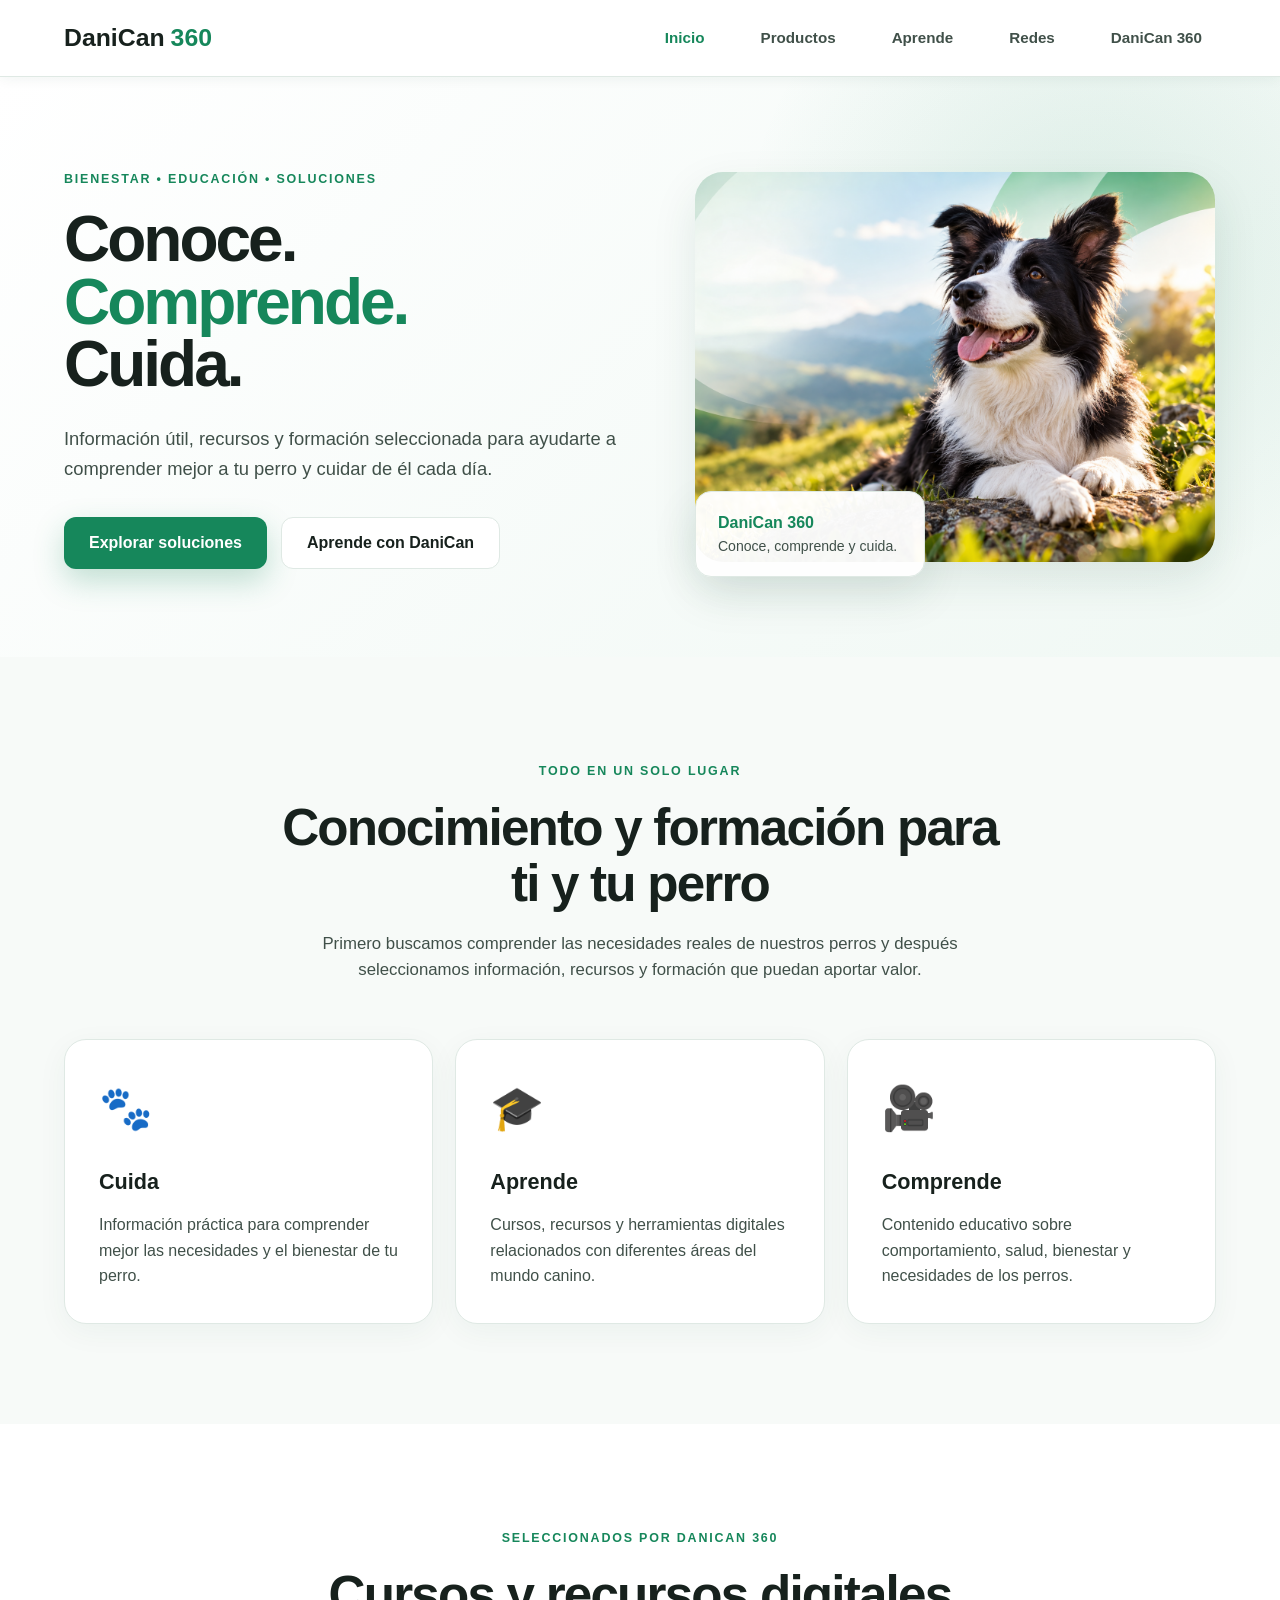
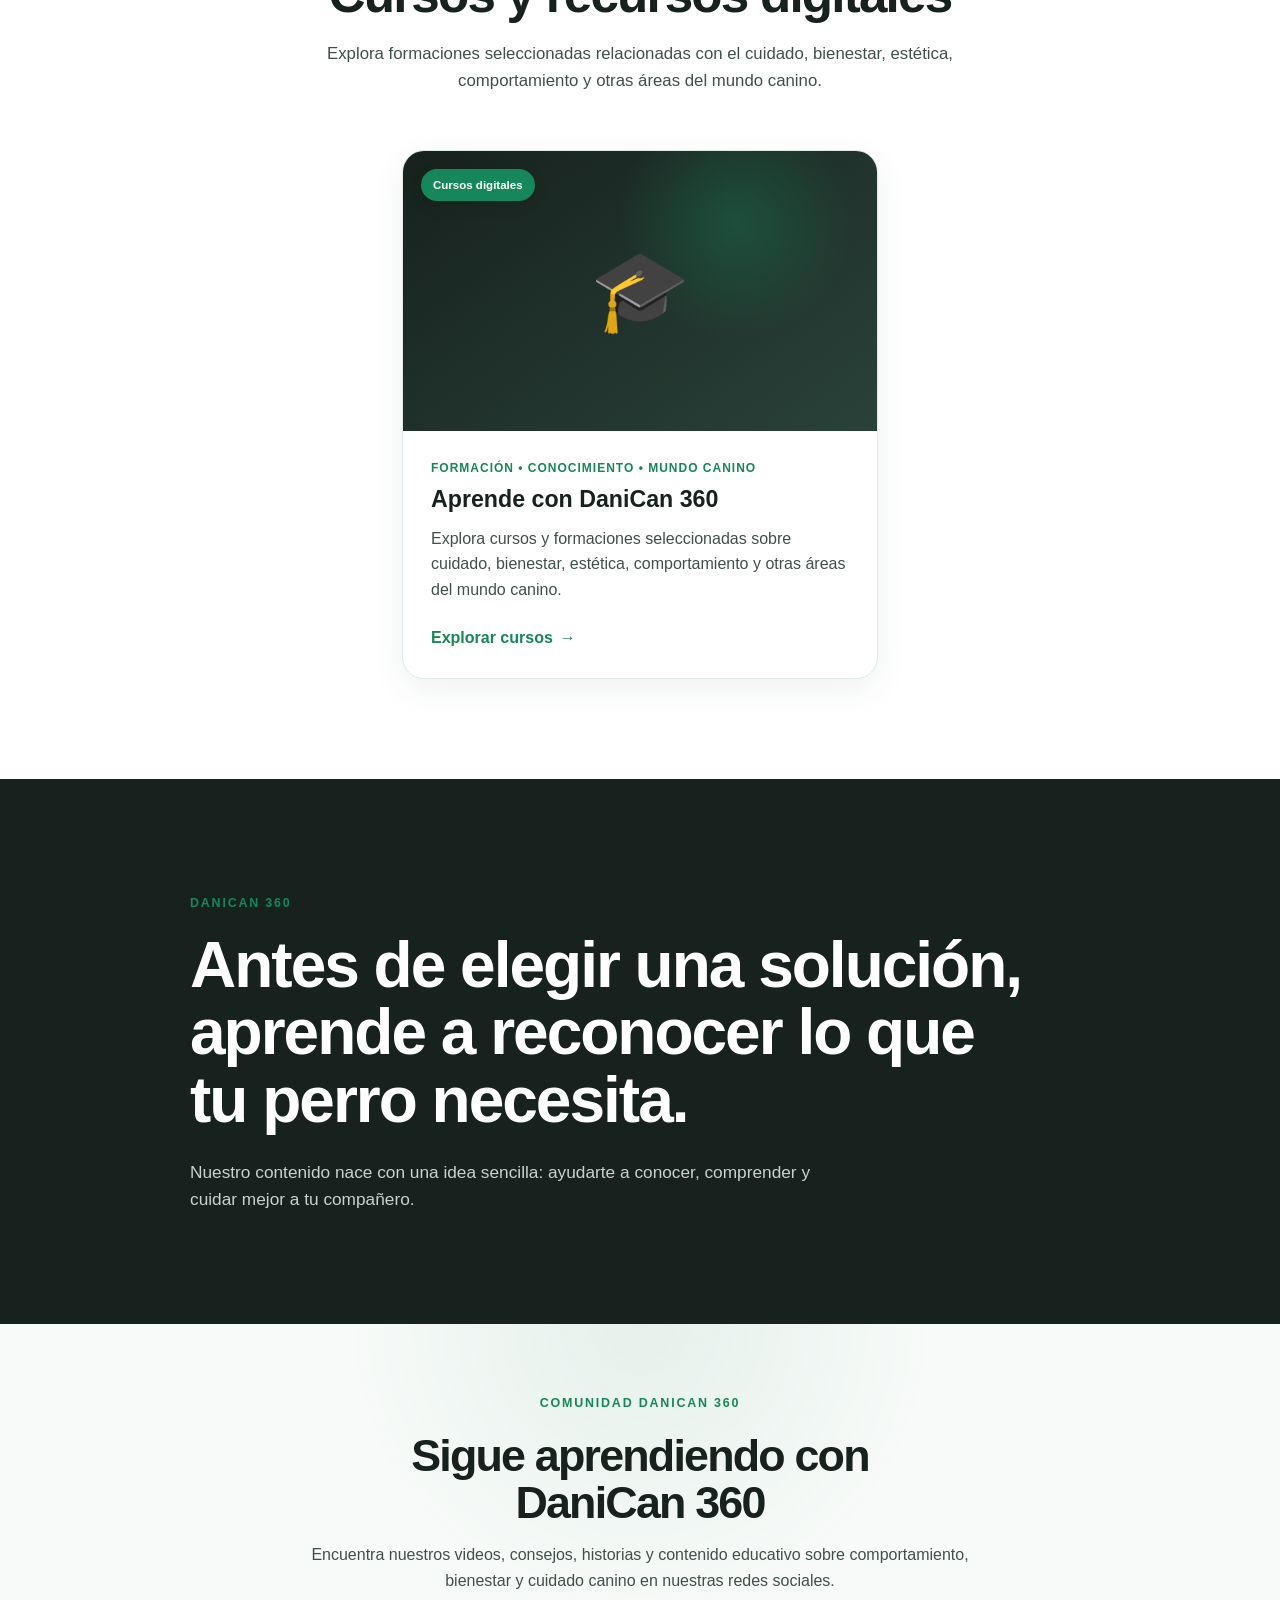
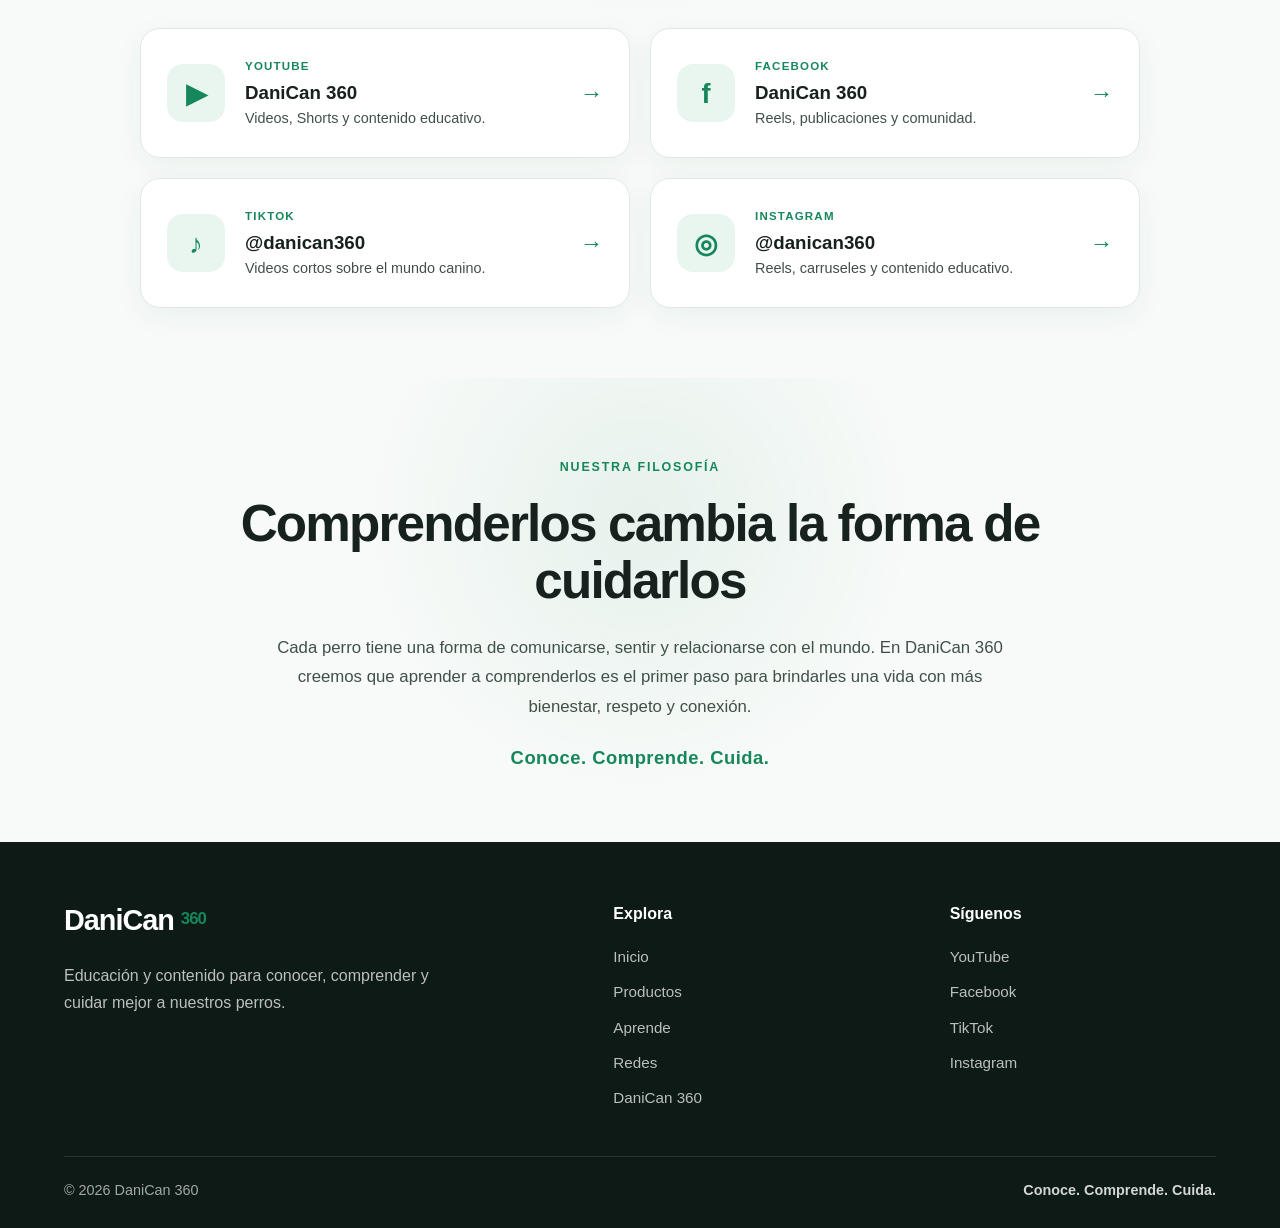
<file: index.html>
<!DOCTYPE html>
<html lang="es">

<head>
    <meta charset="UTF-8">
    <meta name="viewport" content="width=device-width, initial-scale=1.0">

    <title>DaniCan 360 | Conoce, comprende y cuida</title>

    <meta name="description"
        content="DaniCan 360: contenido, cursos y recursos digitales seleccionados para conocer, comprender y cuidar mejor a tu perro.">

    <link rel="stylesheet" href="css/styles.css">
</head>


<body>


    <!-- =====================================================
         ENCABEZADO
         ===================================================== -->

    <header class="header">

        <div class="container nav-container">

            <a href="#inicio" class="logo" aria-label="DaniCan 360 - Inicio">
                <span class="logo-main">DaniCan</span>
                <span class="logo-360">360</span>
            </a>


            <nav class="nav" id="nav">
                <a href="#inicio">Inicio</a>
                <a href="#productos">Productos</a>
                <a href="#aprende">Aprende</a>
                <a href="#redes">Redes</a>
                <a href="#nosotros">DaniCan 360</a>
            </nav>


            <button class="menu-button" id="menuButton" type="button" aria-label="Abrir menú" aria-expanded="false">
                ☰
            </button>

        </div>

    </header>



    <!-- =====================================================
         CONTENIDO PRINCIPAL
         ===================================================== -->

    <main>


        <!-- =================================================
             HERO / PORTADA
             ================================================= -->

        <section class="hero" id="inicio">

            <div class="container hero-content">


                <div class="hero-text">

                    <span class="eyebrow">
                        BIENESTAR • EDUCACIÓN • SOLUCIONES
                    </span>


                    <h1>
                        Conoce.
                        <span>Comprende.</span>
                        Cuida.
                    </h1>


                    <p>
                        Información útil, recursos y formación seleccionada
                        para ayudarte a comprender mejor a tu perro y cuidar
                        de él cada día.
                    </p>


                    <div class="hero-buttons">

                        <a href="#productos" class="button button-primary">
                            Explorar soluciones
                        </a>

                        <a href="#aprende" class="button button-secondary">
                            Aprende con DaniCan
                        </a>

                    </div>

                </div>



                <div class="hero-visual">

                    <div class="hero-image">

                        <img src="images/hero-border-collie.png"
                            alt="Border Collie en un entorno natural representando el bienestar canino de DaniCan 360">

                    </div>


                    <div class="trust-card">

                        <strong>DaniCan 360</strong>

                        <span>
                            Conoce, comprende y cuida.
                        </span>

                    </div>

                </div>

            </div>

        </section>



        <!-- =================================================
             PROPUESTA DE VALOR
             ================================================= -->

        <section class="value-section">

            <div class="container">


                <div class="section-heading">

                    <span class="eyebrow">
                        TODO EN UN SOLO LUGAR
                    </span>


                    <h2>
                        Conocimiento y formación para ti y tu perro
                    </h2>


                    <p>
                        Primero buscamos comprender las necesidades reales
                        de nuestros perros y después seleccionamos información,
                        recursos y formación que puedan aportar valor.
                    </p>

                </div>



                <div class="value-grid">


                    <article class="value-card">

                        <span class="card-icon">🐾</span>

                        <h3>Cuida</h3>

                        <p>
                            Información práctica para comprender mejor
                            las necesidades y el bienestar de tu perro.
                        </p>

                    </article>



                    <article class="value-card">

                        <span class="card-icon">🎓</span>

                        <h3>Aprende</h3>

                        <p>
                            Cursos, recursos y herramientas digitales
                            relacionados con diferentes áreas del mundo canino.
                        </p>

                    </article>



                    <article class="value-card">

                        <span class="card-icon">🎥</span>

                        <h3>Comprende</h3>

                        <p>
                            Contenido educativo sobre comportamiento,
                            salud, bienestar y necesidades de los perros.
                        </p>

                    </article>


                </div>

            </div>

        </section>



        <!-- =================================================
             PRODUCTOS DIGITALES
             ================================================= -->

        <section class="products-section" id="productos">

            <div class="container">


                <div class="section-heading">

                    <span class="eyebrow">
                        SELECCIONADOS POR DANICAN 360
                    </span>


                    <h2>
                        Cursos y recursos digitales
                    </h2>


                    <p>
                        Explora formaciones seleccionadas relacionadas
                        con el cuidado, bienestar, estética, comportamiento
                        y otras áreas del mundo canino.
                    </p>

                </div>



                <div class="products-grid">


                    <!-- =====================================
                         CATÁLOGO DE CURSOS DIGITALES
                         ===================================== -->

                    <article class="product-card category-card" data-category="digital">


                        <a href="cursos.html" class="category-card-link"
                            aria-label="Explorar catálogo de cursos digitales">


                            <div class="product-image digital-placeholder">

                                <span aria-hidden="true">
                                    🎓
                                </span>


                                <div class="product-badge digital">
                                    Cursos digitales
                                </div>

                            </div>



                            <div class="product-info">

                                <span class="product-category">
                                    Formación • Conocimiento • Mundo canino
                                </span>


                                <h3>
                                    Aprende con DaniCan 360
                                </h3>


                                <p>
                                    Explora cursos y formaciones seleccionadas
                                    sobre cuidado, bienestar, estética,
                                    comportamiento y otras áreas del mundo canino.
                                </p>


                                <span class="product-link category-link">
                                    Explorar cursos
                                    <span aria-hidden="true">→</span>
                                </span>

                            </div>

                        </a>

                    </article>


                </div>

            </div>

        </section>



        <!-- =================================================
             APRENDE
             ================================================= -->

        <section class="learn-section" id="aprende">

            <div class="container learn-content">

                <div>

                    <span class="eyebrow">
                        DANICAN 360
                    </span>


                    <h2>
                        Antes de elegir una solución,
                        aprende a reconocer lo que tu perro necesita.
                    </h2>


                    <p>
                        Nuestro contenido nace con una idea sencilla:
                        ayudarte a conocer, comprender y cuidar mejor
                        a tu compañero.
                    </p>

                </div>

            </div>

        </section>



        <!-- =================================================
             REDES SOCIALES
             ================================================= -->

        <!-- =================================================
     REDES SOCIALES
     ================================================= -->

        <section class="social-section" id="redes">

            <div class="container">

                <div class="section-heading">

                    <span class="eyebrow">
                        COMUNIDAD DANICAN 360
                    </span>

                    <h2>
                        Sigue aprendiendo con<br>
                        DaniCan 360
                    </h2>

                    <p>
                        Encuentra nuestros videos, consejos, historias y contenido
                        educativo sobre comportamiento, bienestar y cuidado canino
                        en nuestras redes sociales.
                    </p>

                </div>


                <div class="social-grid">

                    <!-- YOUTUBE -->

                    <a href="https://www.youtube.com/@danican360" class="social-card" target="_blank"
                        rel="noopener noreferrer" aria-label="Visitar DaniCan 360 en YouTube">

                        <div class="social-icon social-youtube" aria-hidden="true">
                            ▶
                        </div>

                        <div class="social-info">

                            <span class="social-name">
                                YOUTUBE
                            </span>

                            <h3>
                                DaniCan 360
                            </h3>

                            <p>
                                Videos, Shorts y contenido educativo.
                            </p>

                        </div>

                        <span class="social-arrow" aria-hidden="true">
                            →
                        </span>

                    </a>


                    <!-- FACEBOOK -->

                    <a href="https://www.facebook.com/profile.php?id=100086464951280&amp;locale=es_LA"
                        class="social-card" target="_blank" rel="noopener noreferrer"
                        aria-label="Visitar DaniCan 360 en Facebook">

                        <div class="social-icon social-facebook" aria-hidden="true">
                            f
                        </div>

                        <div class="social-info">

                            <span class="social-name">
                                FACEBOOK
                            </span>

                            <h3>
                                DaniCan 360
                            </h3>

                            <p>
                                Reels, publicaciones y comunidad.
                            </p>

                        </div>

                        <span class="social-arrow" aria-hidden="true">
                            →
                        </span>

                    </a>


                    <!-- TIKTOK -->

                    <a href="https://www.tiktok.com/@danican360" class="social-card" target="_blank"
                        rel="noopener noreferrer" aria-label="Visitar DaniCan 360 en TikTok">

                        <div class="social-icon social-tiktok" aria-hidden="true">
                            ♪
                        </div>

                        <div class="social-info">

                            <span class="social-name">
                                TIKTOK
                            </span>

                            <h3>
                                @danican360
                            </h3>

                            <p>
                                Videos cortos sobre el mundo canino.
                            </p>

                        </div>

                        <span class="social-arrow" aria-hidden="true">
                            →
                        </span>

                    </a>


                    <!-- INSTAGRAM -->

                    <a href="https://www.instagram.com/danican360/" class="social-card" target="_blank"
                        rel="noopener noreferrer" aria-label="Visitar DaniCan 360 en Instagram">

                        <div class="social-icon social-instagram" aria-hidden="true">
                            ◎
                        </div>

                        <div class="social-info">

                            <span class="social-name">
                                INSTAGRAM
                            </span>

                            <h3>
                                @danican360
                            </h3>

                            <p>
                                Reels, carruseles y contenido educativo.
                            </p>

                        </div>

                        <span class="social-arrow" aria-hidden="true">
                            →
                        </span>

                    </a>

                </div>

            </div>

        </section>


        <!-- =================================================
             NOSOTROS
             ================================================= -->

        <section class="about-section" id="nosotros">

            <div class="container">

                <div class="section-heading">

                    <span class="eyebrow">
                        NUESTRA FILOSOFÍA
                    </span>

                    <h2>
                        Comprenderlos cambia la forma de cuidarlos
                    </h2>

                    <p>
                        Cada perro tiene una forma de comunicarse, sentir y relacionarse
                        con el mundo. En DaniCan 360 creemos que aprender a comprenderlos
                        es el primer paso para brindarles una vida con más bienestar,
                        respeto y conexión.
                    </p>

                    <strong class="about-motto">
                        Conoce. Comprende. Cuida.
                    </strong>

                </div>

            </div>

        </section>


    </main>



    <!-- =====================================================
         PIE DE PÁGINA
         ===================================================== -->

    <!-- =====================================================
     PIE DE PÁGINA
     ===================================================== -->

<footer class="footer">

    <div class="container">

        <div class="footer-main">

            <!-- MARCA -->
            <div class="footer-brand">

                <a href="#inicio" class="footer-logo">
                    <span>DaniCan</span>
                    <strong>360</strong>
                </a>

                <p>
                    Educación y contenido para conocer,
                    comprender y cuidar mejor a nuestros perros.
                </p>

            </div>


            <!-- NAVEGACIÓN -->
            <div class="footer-column">

                <h3>Explora</h3>

                <nav class="footer-links">
                    <a href="#inicio">Inicio</a>
                    <a href="#productos">Productos</a>
                    <a href="#aprende">Aprende</a>
                    <a href="#redes">Redes</a>
                    <a href="#nosotros">DaniCan 360</a>
                </nav>

            </div>


            <!-- REDES SOCIALES -->
            <div class="footer-column">

                <h3>Síguenos</h3>

                <div class="footer-links">

                    <a
                        href="https://www.youtube.com/@danican360"
                        target="_blank"
                        rel="noopener noreferrer">
                        YouTube
                    </a>

                    <a
                        href="https://www.facebook.com/profile.php?id=100086464951280&locale=es_LA"
                        target="_blank"
                        rel="noopener noreferrer">
                        Facebook
                    </a>

                    <a
                        href="https://www.tiktok.com/@danican360"
                        target="_blank"
                        rel="noopener noreferrer">
                        TikTok
                    </a>

                    <a
                        href="https://www.instagram.com/danican360/"
                        target="_blank"
                        rel="noopener noreferrer">
                        Instagram
                    </a>

                </div>

            </div>

        </div>


        <!-- PARTE INFERIOR -->
        <div class="footer-bottom">

            <p>
                © <span id="currentYear"></span> DaniCan 360
            </p>

            <p class="footer-motto">
                Conoce. Comprende. Cuida.
            </p>

        </div>

    </div>

</footer>


    <!-- =====================================================
         JAVASCRIPT
         ===================================================== -->

    <script src="js/main.js"></script>


</body>

</html>
</file>
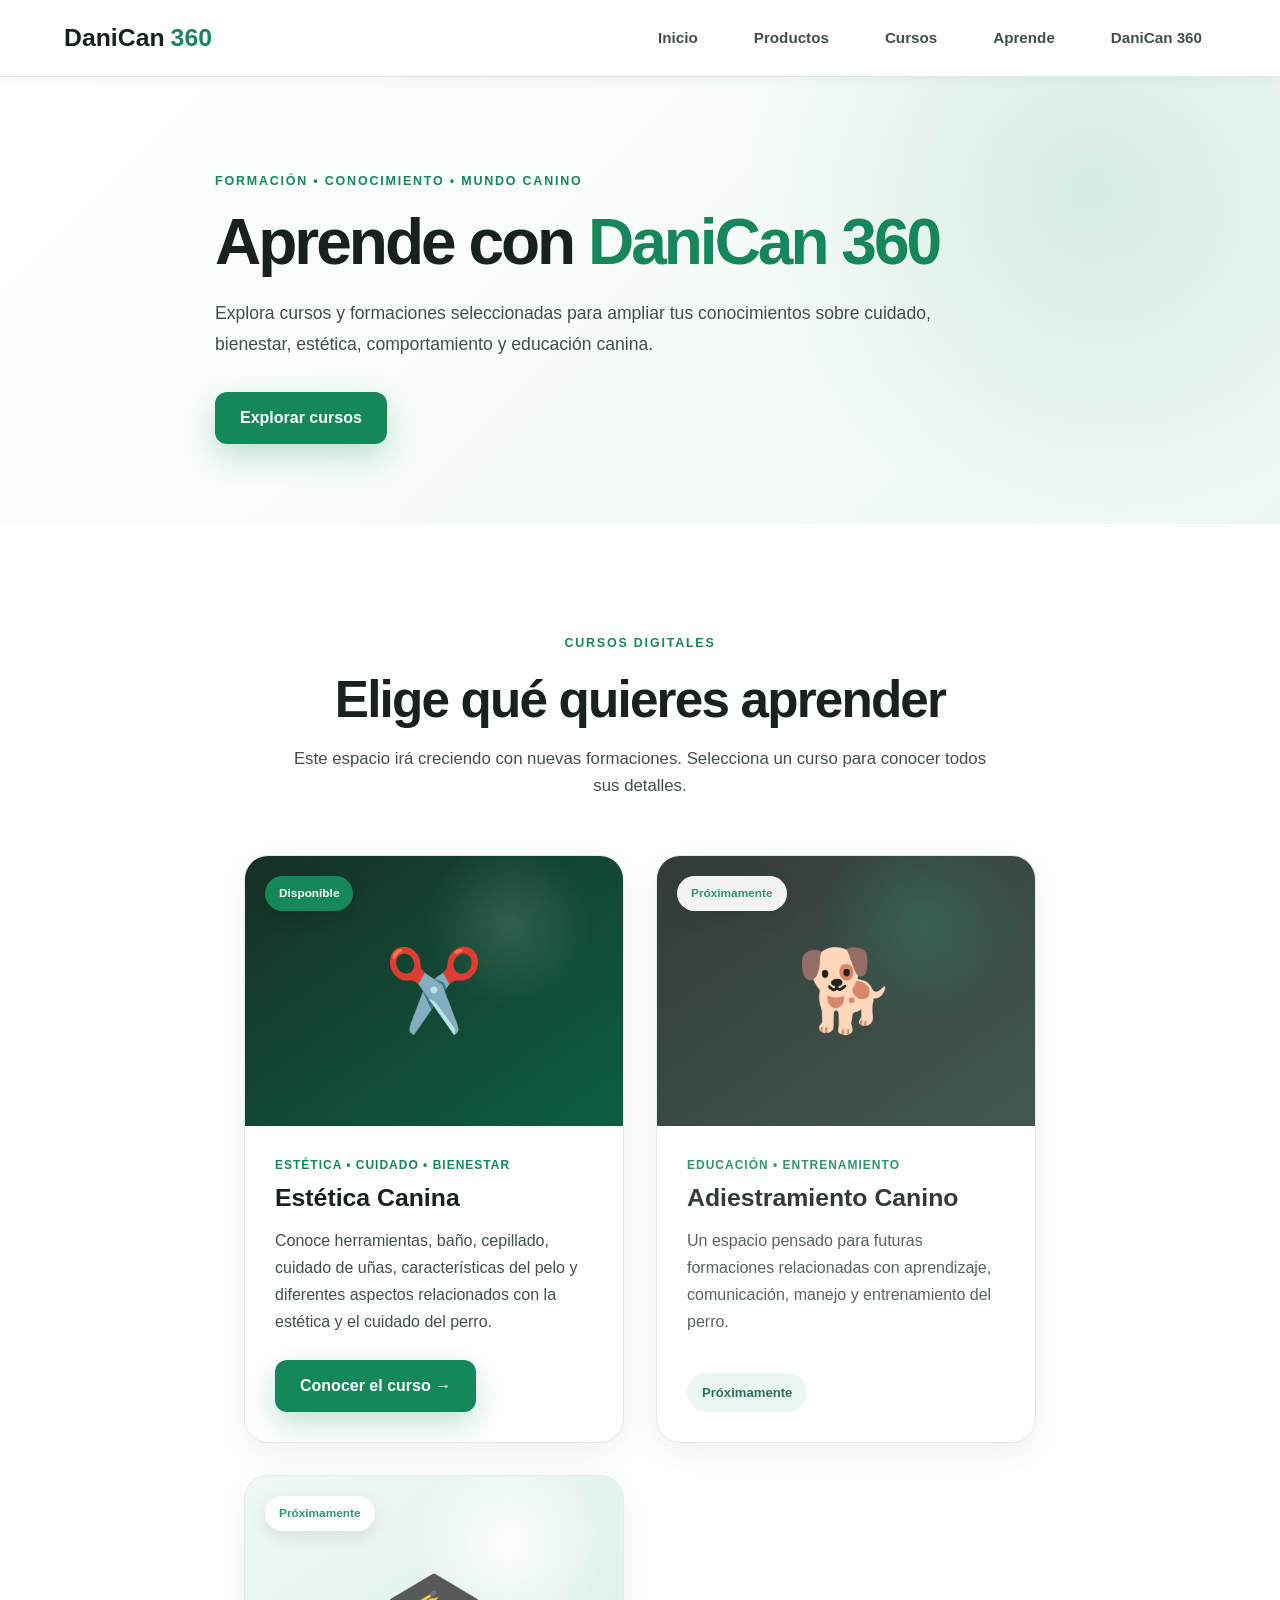
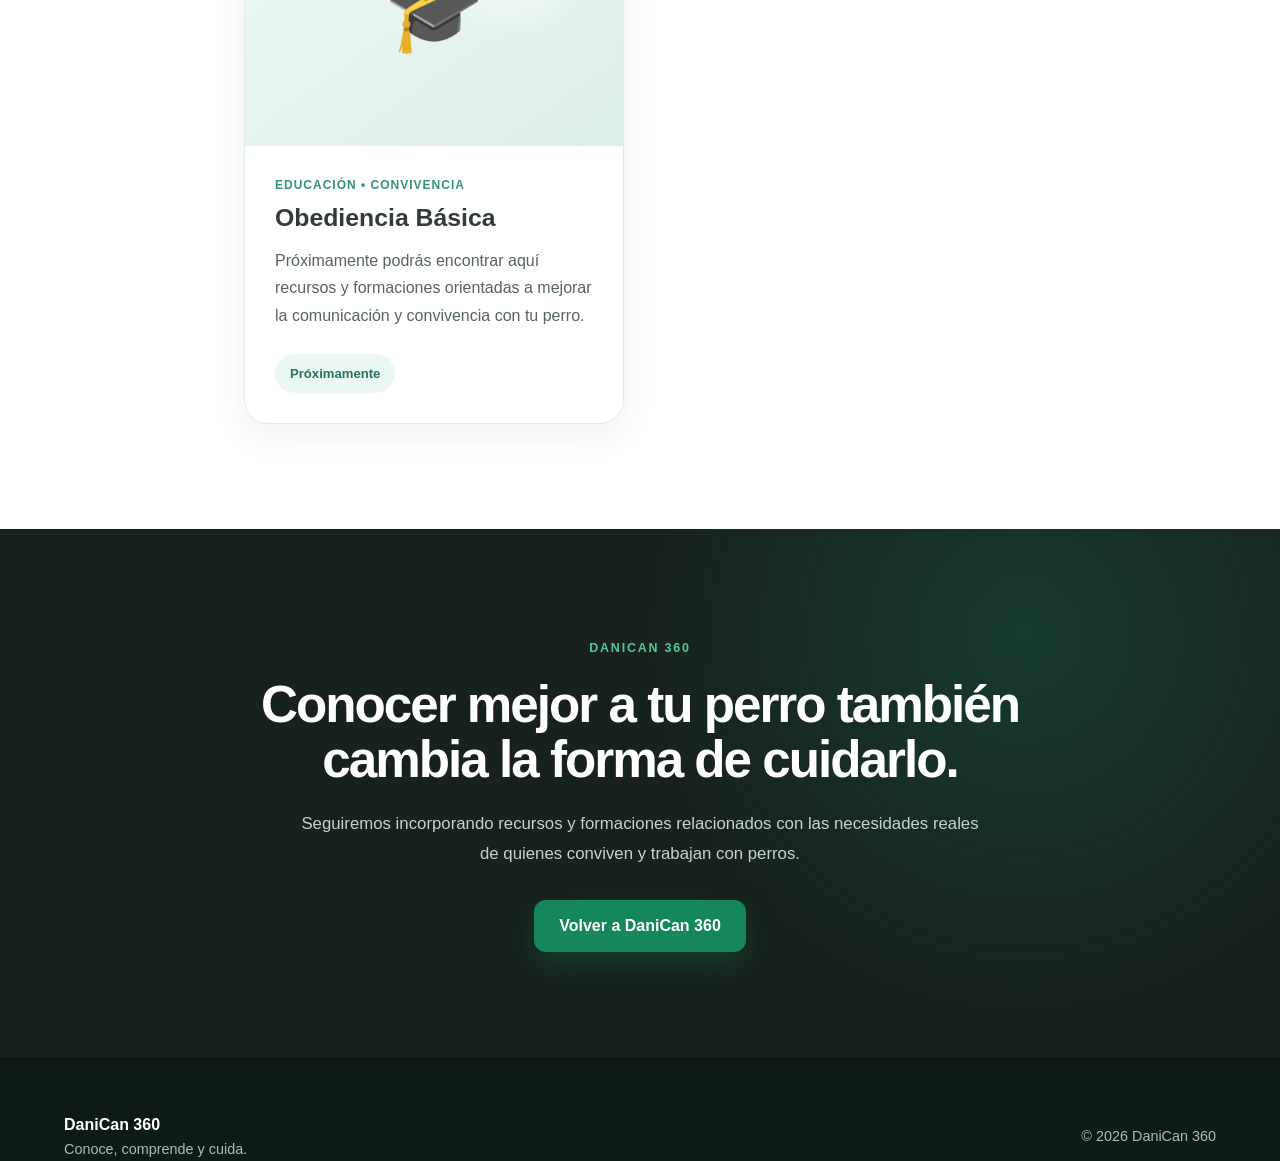
<file: cursos.html>
<!DOCTYPE html>
<html lang="es">

<head>
    <meta charset="UTF-8">
    <meta name="viewport" content="width=device-width, initial-scale=1.0">

    <title>Cursos | DaniCan 360</title>

    <meta name="description"
        content="Explora cursos y formaciones seleccionadas por DaniCan 360 sobre estética, cuidado, comportamiento y educación canina.">

    <link rel="stylesheet" href="css/styles.css">
</head>

<body>

    <!-- =====================================================
         ENCABEZADO
         ===================================================== -->

    <header class="header">

        <div class="container nav-container">

            <a href="index.html" class="logo" aria-label="DaniCan 360 - Inicio">
                <span class="logo-main">DaniCan</span>
                <span class="logo-360">360</span>
            </a>

            <nav class="nav" id="nav">

                <a href="index.html">Inicio</a>
                <a href="index.html#productos">Productos</a>
                <a href="cursos.html">Cursos</a>
                <a href="index.html#aprende">Aprende</a>
                <a href="index.html#nosotros">DaniCan 360</a>

            </nav>

            <button
                class="menu-button"
                id="menuButton"
                type="button"
                aria-label="Abrir menú"
                aria-expanded="false">
                ☰
            </button>

        </div>

    </header>


    <main>

        <!-- =================================================
             HERO CATÁLOGO DE CURSOS
             ================================================= -->

        <section class="catalog-hero">

            <div class="container catalog-hero-content">

                <span class="eyebrow">
                    FORMACIÓN • CONOCIMIENTO • MUNDO CANINO
                </span>

                <h1>
                    Aprende con
                    <span>DaniCan 360</span>
                </h1>

                <p>
                    Explora cursos y formaciones seleccionadas para ampliar
                    tus conocimientos sobre cuidado, bienestar, estética,
                    comportamiento y educación canina.
                </p>

                <a href="#catalogo-cursos" class="button button-primary">
                    Explorar cursos
                </a>

            </div>

        </section>


        <!-- =================================================
             CATÁLOGO
             ================================================= -->

        <section class="catalog-section" id="catalogo-cursos">

            <div class="container">

                <div class="section-heading">

                    <span class="eyebrow">
                        CURSOS DIGITALES
                    </span>

                    <h2>
                        Elige qué quieres aprender
                    </h2>

                    <p>
                        Este espacio irá creciendo con nuevas formaciones.
                        Selecciona un curso para conocer todos sus detalles.
                    </p>

                </div>


                <div class="catalog-grid">


                    <!-- =====================================
                         CURSO ACTIVO — ESTÉTICA CANINA
                         ===================================== -->

                    <article class="catalog-card catalog-card-active">

                        <a
                            href="estetica-canina.html"
                            class="catalog-card-image catalog-course-image"
                            aria-label="Ver curso de Estética Canina">

                            <span class="catalog-icon" aria-hidden="true">
                                ✂️
                            </span>

                            <span class="catalog-badge">
                                Disponible
                            </span>

                        </a>


                        <div class="catalog-card-content">

                            <span class="product-category">
                                ESTÉTICA • CUIDADO • BIENESTAR
                            </span>

                            <h2>
                                Estética Canina
                            </h2>

                            <p>
                                Conoce herramientas, baño, cepillado,
                                cuidado de uñas, características del pelo
                                y diferentes aspectos relacionados con
                                la estética y el cuidado del perro.
                            </p>

                            <a
                                href="estetica-canina.html"
                                class="button button-primary catalog-button">
                                Conocer el curso →
                            </a>

                        </div>

                    </article>


                    <!-- =====================================
                         CURSO FUTURO — ADIESTRAMIENTO
                         ===================================== -->

                    <article class="catalog-card catalog-card-coming">

                        <div class="catalog-card-image catalog-dark-image">

                            <span class="catalog-icon" aria-hidden="true">
                                🐕
                            </span>

                            <span class="catalog-badge catalog-badge-coming">
                                Próximamente
                            </span>

                        </div>


                        <div class="catalog-card-content">

                            <span class="product-category">
                                EDUCACIÓN • ENTRENAMIENTO
                            </span>

                            <h2>
                                Adiestramiento Canino
                            </h2>

                            <p>
                                Un espacio pensado para futuras formaciones
                                relacionadas con aprendizaje, comunicación,
                                manejo y entrenamiento del perro.
                            </p>

                            <span class="catalog-coming-text">
                                Próximamente
                            </span>

                        </div>

                    </article>


                    <!-- =====================================
                         CURSO FUTURO — OBEDIENCIA BÁSICA
                         ===================================== -->

                    <article class="catalog-card catalog-card-coming">

                        <div class="catalog-card-image catalog-soft-image">

                            <span class="catalog-icon" aria-hidden="true">
                                🎓
                            </span>

                            <span class="catalog-badge catalog-badge-coming">
                                Próximamente
                            </span>

                        </div>


                        <div class="catalog-card-content">

                            <span class="product-category">
                                EDUCACIÓN • CONVIVENCIA
                            </span>

                            <h2>
                                Obediencia Básica
                            </h2>

                            <p>
                                Próximamente podrás encontrar aquí recursos
                                y formaciones orientadas a mejorar la
                                comunicación y convivencia con tu perro.
                            </p>

                            <span class="catalog-coming-text">
                                Próximamente
                            </span>

                        </div>

                    </article>

                </div>

            </div>

        </section>


        <!-- =================================================
             BLOQUE FINAL
             ================================================= -->

        <section class="catalog-message">

            <div class="container catalog-message-content">

                <span class="eyebrow">
                    DANICAN 360
                </span>

                <h2>
                    Conocer mejor a tu perro también cambia la forma de cuidarlo.
                </h2>

                <p>
                    Seguiremos incorporando recursos y formaciones relacionados
                    con las necesidades reales de quienes conviven y trabajan
                    con perros.
                </p>

                <a href="index.html" class="button button-primary">
                    Volver a DaniCan 360
                </a>

            </div>

        </section>

    </main>


    <!-- =====================================================
         FOOTER
         ===================================================== -->

    <footer class="footer">

        <div class="container footer-content">

            <div>

                <strong>
                    DaniCan 360
                </strong>

                <p>
                    Conoce, comprende y cuida.
                </p>

            </div>

            <p>
                © <span id="currentYear"></span> DaniCan 360
            </p>

        </div>

    </footer>


    <script src="js/main.js"></script>

</body>

</html>
</file>
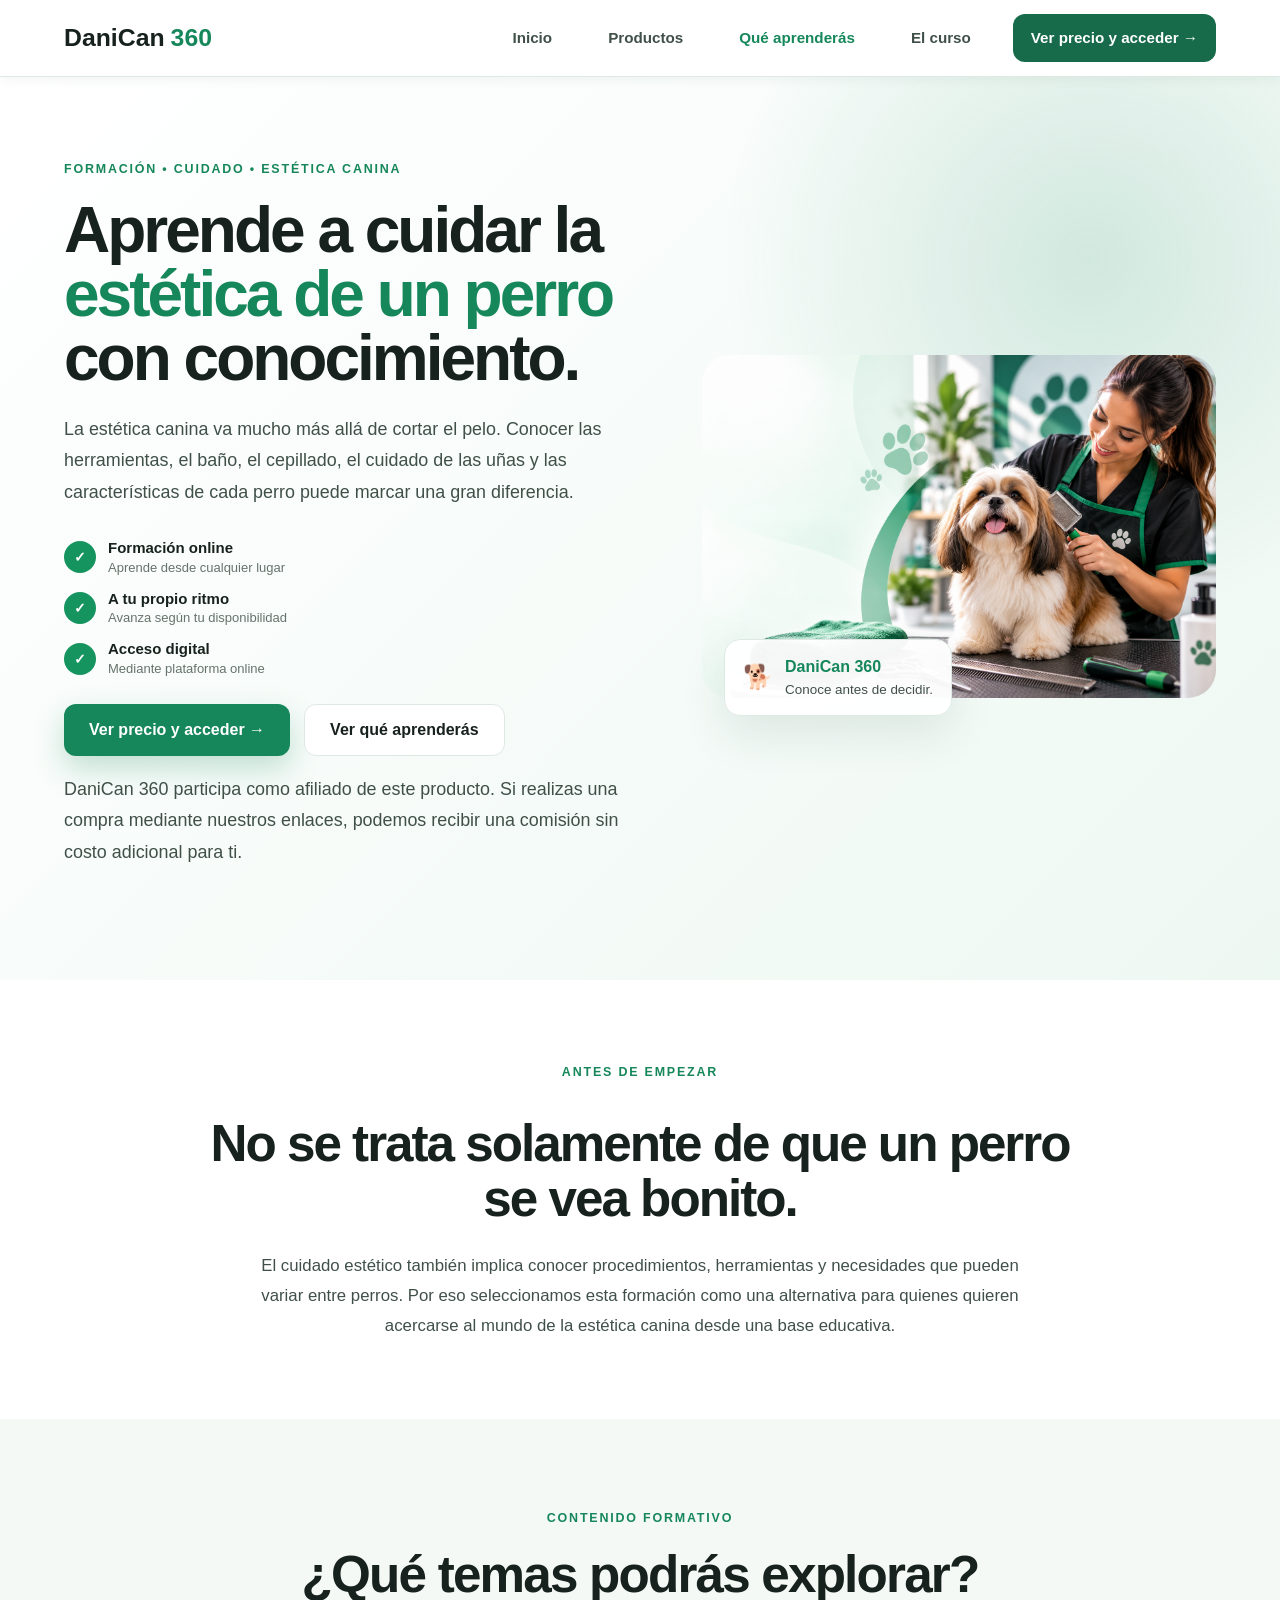
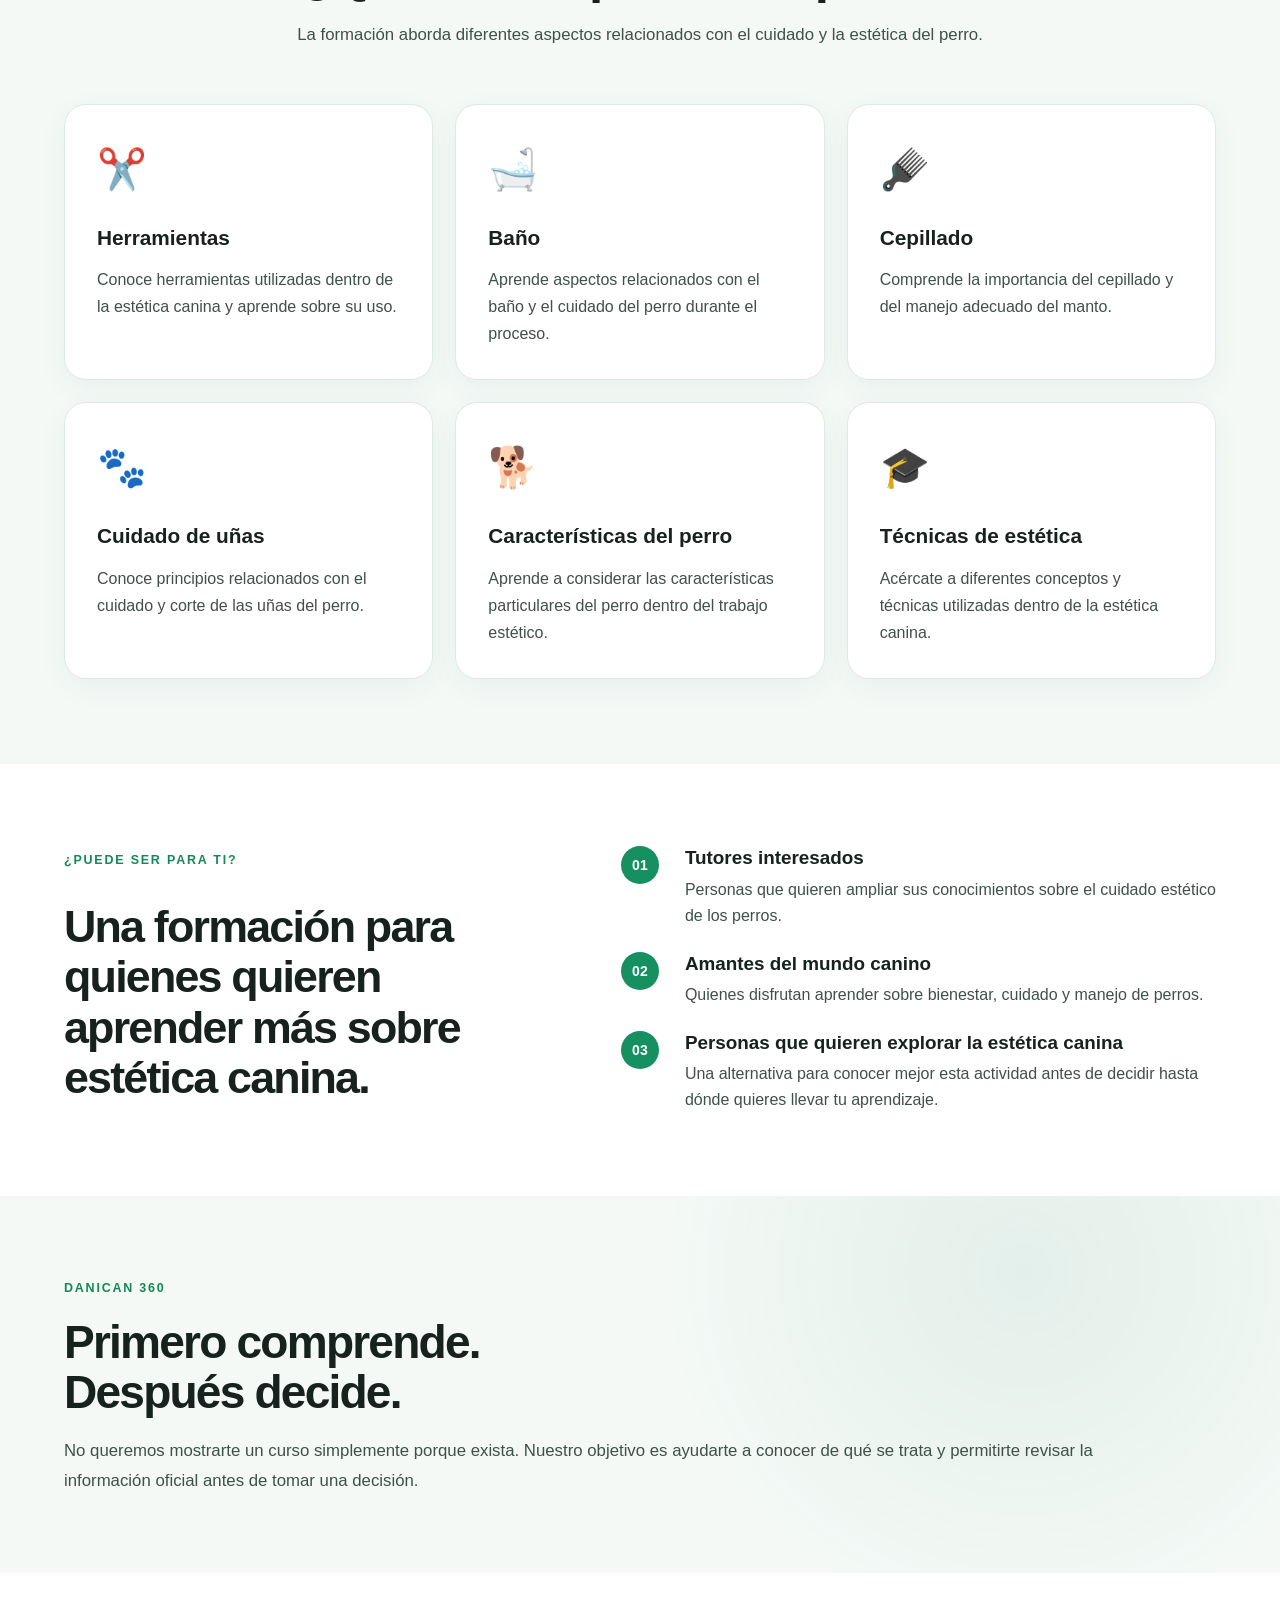
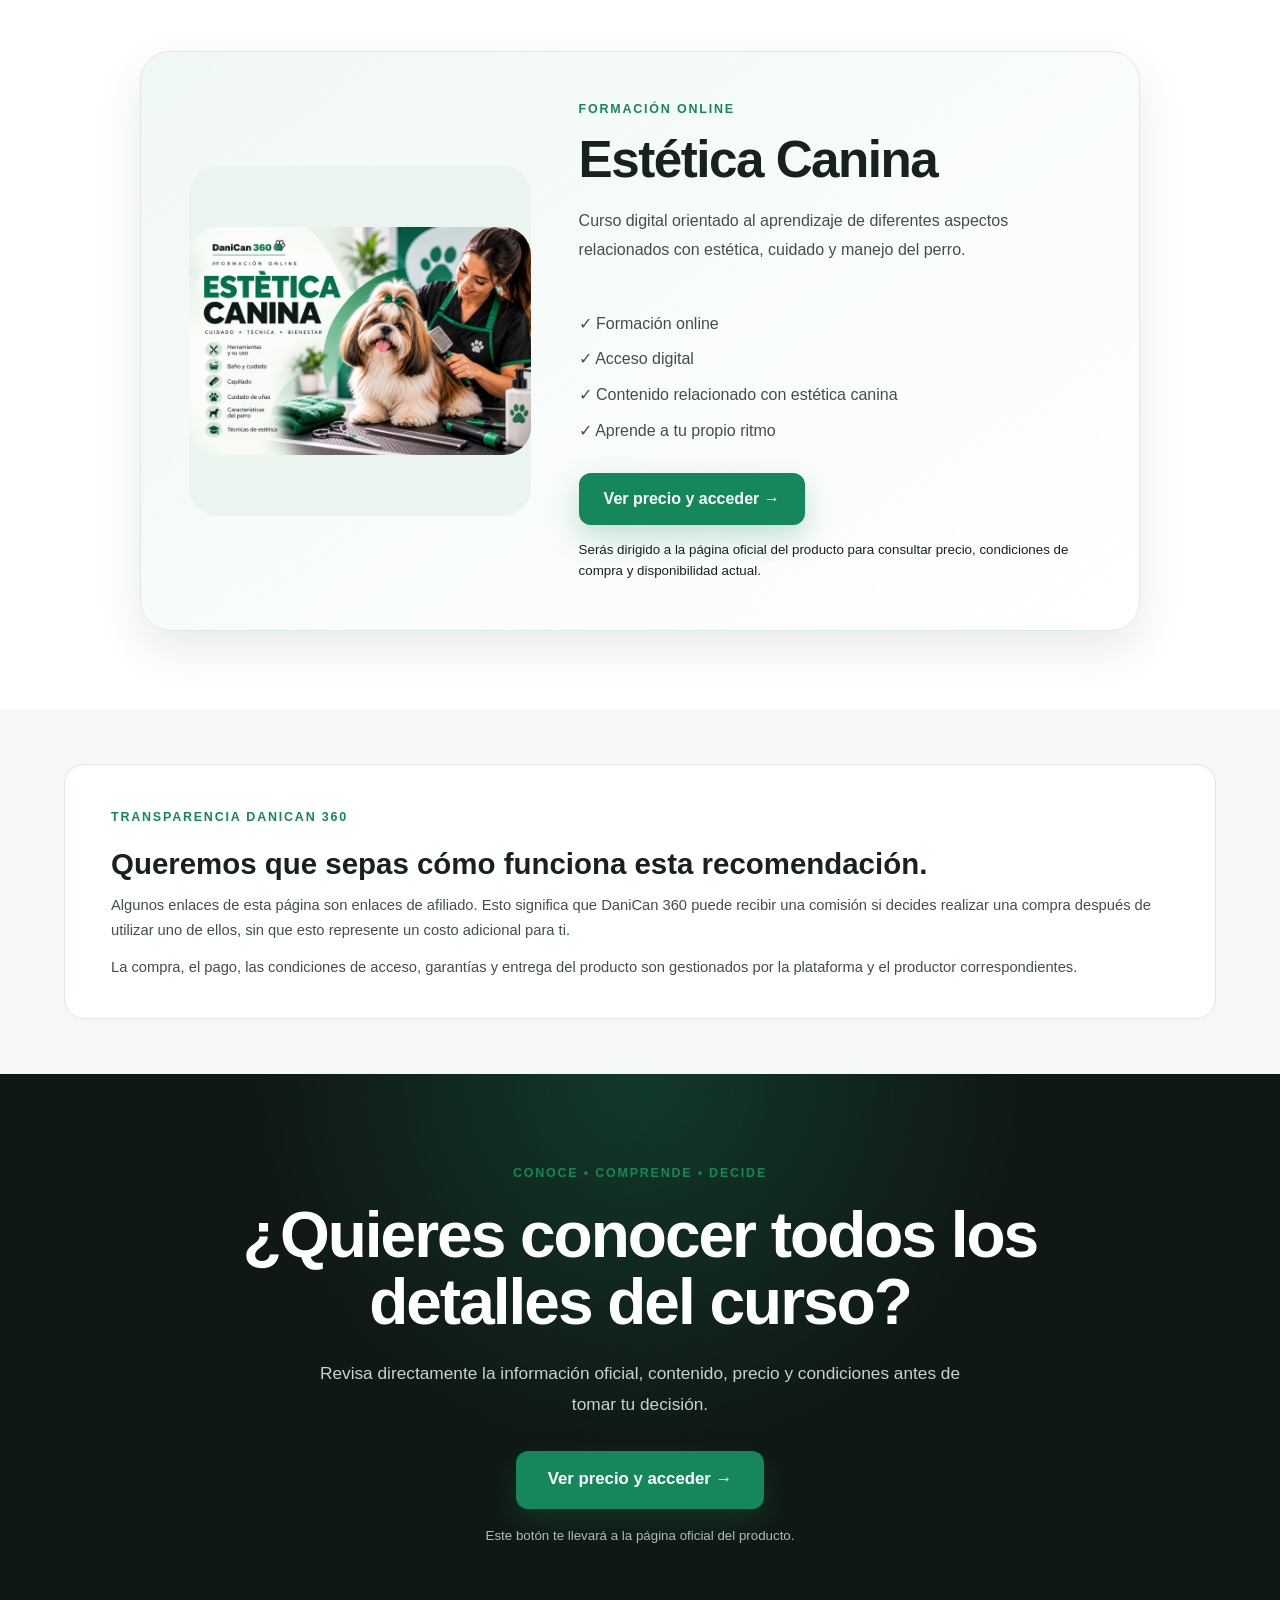
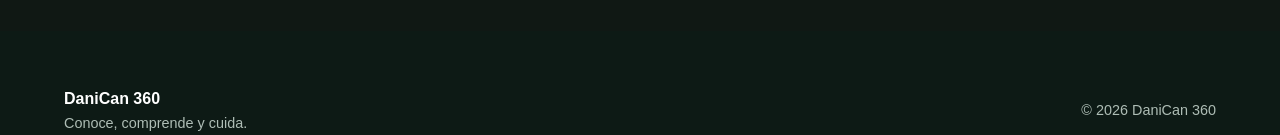
<file: estetica-canina.html>
<!DOCTYPE html>
<html lang="es">

<head>
    <meta charset="UTF-8">

    <meta name="viewport" content="width=device-width, initial-scale=1.0">

    <title>
        Curso de Estética Canina | DaniCan 360
    </title>

    <meta name="description"
        content="Conoce una formación online en estética canina seleccionada por DaniCan 360. Aprende sobre cuidado, herramientas, baño, cepillado, uñas y técnicas de estética canina.">

    <link rel="stylesheet" href="css/styles.css">
</head>


<body>


    <!-- =====================================================
         HEADER
         ===================================================== -->

    <header class="header">

        <div class="container nav-container">

            <a href="index.html" class="logo">

                <span class="logo-main">
                    DaniCan
                </span>

                <span class="logo-360">
                    360
                </span>

            </a>


            <nav class="nav" id="nav">

                <a href="index.html">
                    Inicio
                </a>

                <a href="index.html#productos">
                    Productos
                </a>

                <a href="#que-aprenderas">
                    Qué aprenderás
                </a>

                <a href="#curso">
                    El curso
                </a>

                <a href="https://go.hotmart.com/W107836438U?ap=c03d" class="nav-cta" target="_blank"
                    rel="noopener sponsored">
                    Ver precio y acceder →
                </a>

            </nav>


            <button class="menu-button" id="menuButton" aria-label="Abrir menú">

                ☰

            </button>

        </div>

    </header>



    <main>


        <!-- =================================================
             HERO LANDING
             ================================================= -->

        <section class="course-hero">

            <div class="container course-hero-grid">


                <!-- TEXTO -->

                <div class="course-hero-content">

                    <span class="eyebrow">
                        FORMACIÓN • CUIDADO • ESTÉTICA CANINA
                    </span>


                    <h1>

                        Aprende a cuidar la
                        <span>estética de un perro</span>
                        con conocimiento.

                    </h1>


                    <p class="course-hero-description">

                        La estética canina va mucho más allá de
                        cortar el pelo.

                        Conocer las herramientas, el baño,
                        el cepillado, el cuidado de las uñas
                        y las características de cada perro
                        puede marcar una gran diferencia.

                    </p>


                    <div class="course-benefit-mini">

                        <div class="hero-benefit-item">
                            <span class="hero-benefit-icon">✓</span>
                            <div>
                                <strong>Formación online</strong>
                                <small>Aprende desde cualquier lugar</small>
                            </div>
                        </div>

                        <div class="hero-benefit-item">
                            <span class="hero-benefit-icon">✓</span>
                            <div>
                                <strong>A tu propio ritmo</strong>
                                <small>Avanza según tu disponibilidad</small>
                            </div>
                        </div>

                        <div class="hero-benefit-item">
                            <span class="hero-benefit-icon">✓</span>
                            <div>
                                <strong>Acceso digital</strong>
                                <small>Mediante plataforma online</small>
                            </div>
                        </div>

                    </div>

                    <div class="course-hero-buttons">

                        <a href="https://go.hotmart.com/W107836438U?ap=c03d"
                            class="button button-primary course-main-cta" target="_blank" rel="noopener sponsored">

                            Ver precio y acceder →

                        </a>


                        <a href="#que-aprenderas" class="button button-secondary">

                            Ver qué aprenderás

                        </a>

                    </div>


                    <p class="affiliate-note">

                        DaniCan 360 participa como afiliado de este
                        producto. Si realizas una compra mediante
                        nuestros enlaces, podemos recibir una comisión
                        sin costo adicional para ti.

                    </p>

                </div>



                <!-- VISUAL -->

                <div class="course-hero-visual">

                    <div class="course-hero-image">

                        <img src="images/estetica-canina-hero.webp"
                            alt="Perro durante una sesión profesional de estética canina" class="course-hero-photo">

                    </div>


                    <div class="course-floating-card">

                        <span>
                            🐕
                        </span>

                        <div>

                            <strong>
                                DaniCan 360
                            </strong>

                            <p>
                                Conoce antes de decidir.
                            </p>

                        </div>

                    </div>

                </div>

            </div>

        </section>



        <!-- =================================================
             INTRODUCCIÓN
             ================================================= -->

        <section class="course-intro">

            <div class="container course-intro-container">

                <span class="eyebrow">
                    ANTES DE EMPEZAR
                </span>


                <h2>
                    No se trata solamente
                    de que un perro se vea bonito.
                </h2>


                <p>

                    El cuidado estético también implica conocer
                    procedimientos, herramientas y necesidades
                    que pueden variar entre perros.

                    Por eso seleccionamos esta formación como
                    una alternativa para quienes quieren
                    acercarse al mundo de la estética canina
                    desde una base educativa.

                </p>

            </div>

        </section>



        <!-- =================================================
             QUÉ APRENDERÁS
             ================================================= -->

        <section class="course-learning" id="que-aprenderas">

            <div class="container">


                <div class="section-heading">

                    <span class="eyebrow">
                        CONTENIDO FORMATIVO
                    </span>


                    <h2>
                        ¿Qué temas podrás explorar?
                    </h2>


                    <p>

                        La formación aborda diferentes aspectos
                        relacionados con el cuidado y la estética
                        del perro.

                    </p>

                </div>



                <div class="course-learning-grid">


                    <!-- CARD 1 -->

                    <article class="course-learning-card">

                        <span class="learning-icon">
                            ✂️
                        </span>

                        <h3>
                            Herramientas
                        </h3>

                        <p>

                            Conoce herramientas utilizadas
                            dentro de la estética canina
                            y aprende sobre su uso.

                        </p>

                    </article>



                    <!-- CARD 2 -->

                    <article class="course-learning-card">

                        <span class="learning-icon">
                            🛁
                        </span>

                        <h3>
                            Baño
                        </h3>

                        <p>

                            Aprende aspectos relacionados
                            con el baño y el cuidado
                            del perro durante el proceso.

                        </p>

                    </article>



                    <!-- CARD 3 -->

                    <article class="course-learning-card">

                        <span class="learning-icon">
                            🪮
                        </span>

                        <h3>
                            Cepillado
                        </h3>

                        <p>

                            Comprende la importancia del
                            cepillado y del manejo adecuado
                            del manto.

                        </p>

                    </article>



                    <!-- CARD 4 -->

                    <article class="course-learning-card">

                        <span class="learning-icon">
                            🐾
                        </span>

                        <h3>
                            Cuidado de uñas
                        </h3>

                        <p>

                            Conoce principios relacionados
                            con el cuidado y corte de las
                            uñas del perro.

                        </p>

                    </article>



                    <!-- CARD 5 -->

                    <article class="course-learning-card">

                        <span class="learning-icon">
                            🐕
                        </span>

                        <h3>
                            Características del perro
                        </h3>

                        <p>

                            Aprende a considerar las
                            características particulares
                            del perro dentro del trabajo
                            estético.

                        </p>

                    </article>



                    <!-- CARD 6 -->

                    <article class="course-learning-card">

                        <span class="learning-icon">
                            🎓
                        </span>

                        <h3>
                            Técnicas de estética
                        </h3>

                        <p>

                            Acércate a diferentes conceptos
                            y técnicas utilizadas dentro
                            de la estética canina.

                        </p>

                    </article>


                </div>

            </div>

        </section>



        <!-- =================================================
             PARA QUIÉN ES
             ================================================= -->

        <section class="course-audience">

            <div class="container course-audience-grid">


                <div class="course-audience-title">

                    <span class="eyebrow">
                        ¿PUEDE SER PARA TI?
                    </span>


                    <h2>

                        Una formación para quienes
                        quieren aprender más sobre
                        estética canina.

                    </h2>

                </div>



                <div class="course-audience-list">


                    <div class="audience-item">

                        <span>01</span>

                        <div>

                            <h3>
                                Tutores interesados
                            </h3>

                            <p>

                                Personas que quieren ampliar
                                sus conocimientos sobre el
                                cuidado estético de los perros.

                            </p>

                        </div>

                    </div>



                    <div class="audience-item">

                        <span>02</span>

                        <div>

                            <h3>
                                Amantes del mundo canino
                            </h3>

                            <p>

                                Quienes disfrutan aprender
                                sobre bienestar, cuidado y
                                manejo de perros.

                            </p>

                        </div>

                    </div>



                    <div class="audience-item">

                        <span>03</span>

                        <div>

                            <h3>
                                Personas que quieren explorar
                                la estética canina
                            </h3>

                            <p>

                                Una alternativa para conocer
                                mejor esta actividad antes
                                de decidir hasta dónde
                                quieres llevar tu aprendizaje.

                            </p>

                        </div>

                    </div>


                </div>

            </div>

        </section>



        <!-- =================================================
             BLOQUE FILOSOFÍA DANICAN
             ================================================= -->

        <section class="course-philosophy">

            <div class="container course-philosophy-content">

                <span class="eyebrow">
                    DANICAN 360
                </span>


                <h2>
                    Primero comprende.
                    <br>
                    Después decide.
                </h2>


                <p>

                    No queremos mostrarte un curso simplemente
                    porque exista.

                    Nuestro objetivo es ayudarte a conocer
                    de qué se trata y permitirte revisar
                    la información oficial antes de tomar
                    una decisión.

                </p>

            </div>

        </section>



        <!-- =================================================
             PRODUCTO
             ================================================= -->

        <section class="course-product" id="curso">

            <div class="container">


                <div class="course-product-card">


                    <div class="course-product-visual course-product-image">

                        <img src="images/estetica-canina-curso.png"
                            alt="Formación online de estética canina recomendada por DaniCan 360"
                            class="course-product-photo" loading="lazy">

                    </div>

                    <div class="course-product-info">

                        <span class="eyebrow">
                            FORMACIÓN ONLINE
                        </span>


                        <h2>
                            Estética Canina
                        </h2>


                        <p>

                            Curso digital orientado al aprendizaje
                            de diferentes aspectos relacionados
                            con estética, cuidado y manejo
                            del perro.

                        </p>



                        <div class="course-check-list">

                            <div>
                                ✓ Formación online
                            </div>

                            <div>
                                ✓ Acceso digital
                            </div>

                            <div>
                                ✓ Contenido relacionado con estética canina
                            </div>

                            <div>
                                ✓ Aprende a tu propio ritmo
                            </div>

                        </div>



                        <a href="https://go.hotmart.com/W107836438U?ap=c03d"
                            class="button button-primary course-main-cta" target="_blank" rel="noopener sponsored">

                            Ver precio y acceder →

                        </a>


                        <small class="course-link-warning">

                            Serás dirigido a la página oficial
                            del producto para consultar precio,
                            condiciones de compra y disponibilidad
                            actual.

                        </small>

                    </div>


                </div>

            </div>

        </section>



        <!-- =================================================
             TRANSPARENCIA
             ================================================= -->

        <section class="course-transparency">

            <div class="container course-transparency-box">

                <div>

                    <span class="eyebrow">
                        TRANSPARENCIA DANICAN 360
                    </span>


                    <h2>
                        Queremos que sepas cómo funciona esta recomendación.
                    </h2>


                    <p>

                        Algunos enlaces de esta página son enlaces
                        de afiliado. Esto significa que DaniCan 360
                        puede recibir una comisión si decides realizar
                        una compra después de utilizar uno de ellos,
                        sin que esto represente un costo adicional
                        para ti.

                    </p>


                    <p>

                        La compra, el pago, las condiciones de acceso,
                        garantías y entrega del producto son gestionados
                        por la plataforma y el productor correspondientes.

                    </p>

                </div>

            </div>

        </section>



        <!-- =================================================
             CTA FINAL
             ================================================= -->

        <section class="course-final-cta">

            <div class="container course-final-content">


                <span class="eyebrow">
                    CONOCE • COMPRENDE • DECIDE
                </span>


                <h2>
                    ¿Quieres conocer todos los detalles del curso?
                </h2>


                <p>

                    Revisa directamente la información oficial,
                    contenido, precio y condiciones antes
                    de tomar tu decisión.

                </p>


                <a href="https://go.hotmart.com/W107836438U?ap=c03d" class="button button-primary course-final-button"
                    target="_blank" rel="noopener sponsored">

                    Ver precio y acceder →

                </a>


                <small>

                    Este botón te llevará a la página oficial
                    del producto.

                </small>

            </div>

        </section>


    </main>



    <!-- =====================================================
         FOOTER
         ===================================================== -->

    <footer class="footer">

        <div class="container footer-content">

            <div>

                <strong>
                    DaniCan 360
                </strong>

                <p>
                    Conoce, comprende y cuida.
                </p>

            </div>


            <p>
                ©
                <span id="currentYear"></span>
                DaniCan 360
            </p>

        </div>

    </footer>



    <script src="js/main.js"></script>


</body>

</html>
</file>
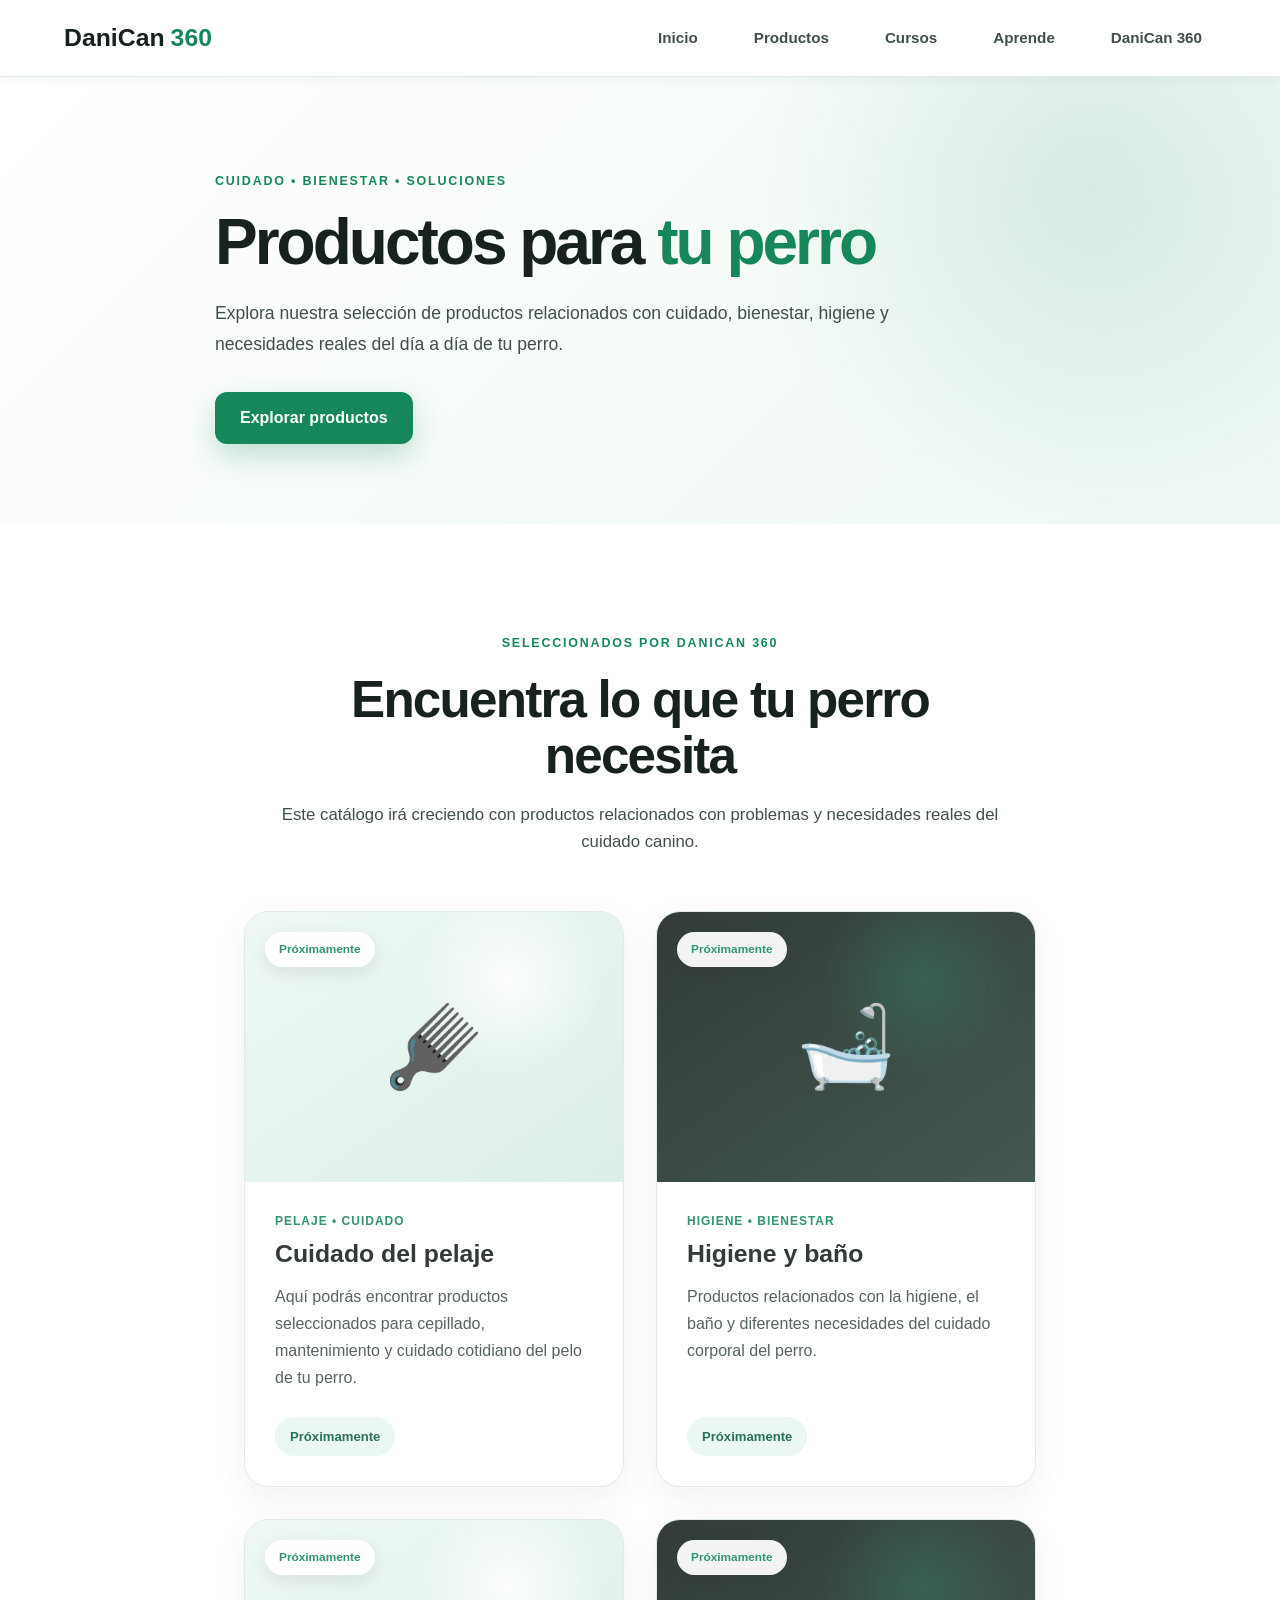
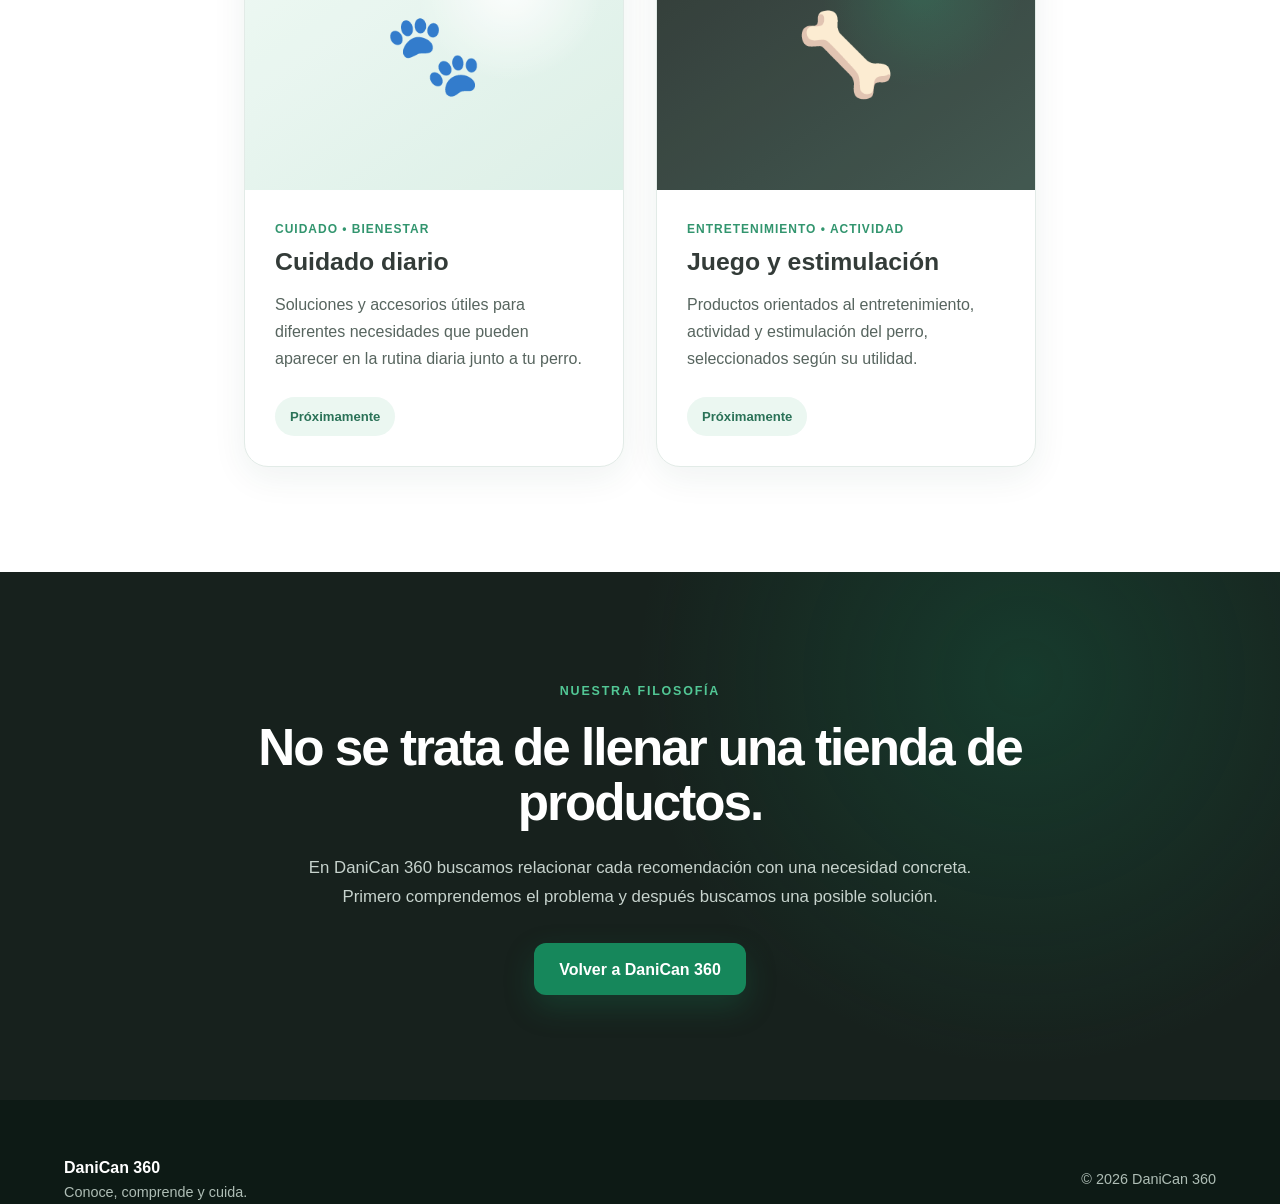
<file: productos.html>
<!DOCTYPE html>
<html lang="es">

<head>
    <meta charset="UTF-8">
    <meta name="viewport" content="width=device-width, initial-scale=1.0">

    <title>Productos para perros | DaniCan 360</title>

    <meta name="description"
        content="Explora productos seleccionados por DaniCan 360 relacionados con cuidado, higiene, bienestar y necesidades del perro.">

    <link rel="stylesheet" href="css/styles.css">
</head>

<body>

    <!-- =====================================================
         ENCABEZADO
         ===================================================== -->

    <header class="header">

        <div class="container nav-container">

            <a href="index.html" class="logo" aria-label="DaniCan 360 - Inicio">

                <span class="logo-main">
                    DaniCan
                </span>

                <span class="logo-360">
                    360
                </span>

            </a>


            <nav class="nav" id="nav">

                <a href="index.html">Inicio</a>

                <a href="productos.html">
                    Productos
                </a>

                <a href="cursos.html">
                    Cursos
                </a>

                <a href="index.html#aprende">
                    Aprende
                </a>

                <a href="index.html#nosotros">
                    DaniCan 360
                </a>

            </nav>


            <button
                class="menu-button"
                id="menuButton"
                type="button"
                aria-label="Abrir menú"
                aria-expanded="false">
                ☰
            </button>

        </div>

    </header>


    <main>

        <!-- =================================================
             HERO PRODUCTOS
             ================================================= -->

        <section class="catalog-hero">

            <div class="container catalog-hero-content">

                <span class="eyebrow">
                    CUIDADO • BIENESTAR • SOLUCIONES
                </span>

                <h1>
                    Productos para
                    <span>tu perro</span>
                </h1>

                <p>
                    Explora nuestra selección de productos relacionados
                    con cuidado, bienestar, higiene y necesidades reales
                    del día a día de tu perro.
                </p>

                <a href="#catalogo-productos" class="button button-primary">
                    Explorar productos
                </a>

            </div>

        </section>


        <!-- =================================================
             CATÁLOGO DE PRODUCTOS
             ================================================= -->

        <section class="catalog-section" id="catalogo-productos">

            <div class="container">

                <div class="section-heading">

                    <span class="eyebrow">
                        SELECCIONADOS POR DANICAN 360
                    </span>

                    <h2>
                        Encuentra lo que tu perro necesita
                    </h2>

                    <p>
                        Este catálogo irá creciendo con productos relacionados
                        con problemas y necesidades reales del cuidado canino.
                    </p>

                </div>


                <div class="catalog-grid">


                    <!-- =====================================
                         PRODUCTO 1
                         ===================================== -->

                    <article class="catalog-card catalog-card-coming">

                        <div class="catalog-card-image catalog-soft-image">

                            <span class="catalog-icon" aria-hidden="true">
                                🪮
                            </span>

                            <span class="catalog-badge catalog-badge-coming">
                                Próximamente
                            </span>

                        </div>


                        <div class="catalog-card-content">

                            <span class="product-category">
                                PELAJE • CUIDADO
                            </span>

                            <h2>
                                Cuidado del pelaje
                            </h2>

                            <p>
                                Aquí podrás encontrar productos seleccionados
                                para cepillado, mantenimiento y cuidado
                                cotidiano del pelo de tu perro.
                            </p>

                            <span class="catalog-coming-text">
                                Próximamente
                            </span>

                        </div>

                    </article>


                    <!-- =====================================
                         PRODUCTO 2
                         ===================================== -->

                    <article class="catalog-card catalog-card-coming">

                        <div class="catalog-card-image catalog-dark-image">

                            <span class="catalog-icon" aria-hidden="true">
                                🛁
                            </span>

                            <span class="catalog-badge catalog-badge-coming">
                                Próximamente
                            </span>

                        </div>


                        <div class="catalog-card-content">

                            <span class="product-category">
                                HIGIENE • BIENESTAR
                            </span>

                            <h2>
                                Higiene y baño
                            </h2>

                            <p>
                                Productos relacionados con la higiene,
                                el baño y diferentes necesidades del
                                cuidado corporal del perro.
                            </p>

                            <span class="catalog-coming-text">
                                Próximamente
                            </span>

                        </div>

                    </article>


                    <!-- =====================================
                         PRODUCTO 3
                         ===================================== -->

                    <article class="catalog-card catalog-card-coming">

                        <div class="catalog-card-image catalog-soft-image">

                            <span class="catalog-icon" aria-hidden="true">
                                🐾
                            </span>

                            <span class="catalog-badge catalog-badge-coming">
                                Próximamente
                            </span>

                        </div>


                        <div class="catalog-card-content">

                            <span class="product-category">
                                CUIDADO • BIENESTAR
                            </span>

                            <h2>
                                Cuidado diario
                            </h2>

                            <p>
                                Soluciones y accesorios útiles para diferentes
                                necesidades que pueden aparecer en la rutina
                                diaria junto a tu perro.
                            </p>

                            <span class="catalog-coming-text">
                                Próximamente
                            </span>

                        </div>

                    </article>


                    <!-- =====================================
                         PRODUCTO 4
                         ===================================== -->

                    <article class="catalog-card catalog-card-coming">

                        <div class="catalog-card-image catalog-dark-image">

                            <span class="catalog-icon" aria-hidden="true">
                                🦴
                            </span>

                            <span class="catalog-badge catalog-badge-coming">
                                Próximamente
                            </span>

                        </div>


                        <div class="catalog-card-content">

                            <span class="product-category">
                                ENTRETENIMIENTO • ACTIVIDAD
                            </span>

                            <h2>
                                Juego y estimulación
                            </h2>

                            <p>
                                Productos orientados al entretenimiento,
                                actividad y estimulación del perro,
                                seleccionados según su utilidad.
                            </p>

                            <span class="catalog-coming-text">
                                Próximamente
                            </span>

                        </div>

                    </article>

                </div>

            </div>

        </section>


        <!-- =================================================
             FILOSOFÍA DE PRODUCTOS
             ================================================= -->

        <section class="catalog-message">

            <div class="container catalog-message-content">

                <span class="eyebrow">
                    NUESTRA FILOSOFÍA
                </span>

                <h2>
                    No se trata de llenar una tienda de productos.
                </h2>

                <p>
                    En DaniCan 360 buscamos relacionar cada recomendación
                    con una necesidad concreta. Primero comprendemos el
                    problema y después buscamos una posible solución.
                </p>

                <a href="index.html" class="button button-primary">
                    Volver a DaniCan 360
                </a>

            </div>

        </section>

    </main>


    <!-- =====================================================
         FOOTER
         ===================================================== -->

    <footer class="footer">

        <div class="container footer-content">

            <div>

                <strong>
                    DaniCan 360
                </strong>

                <p>
                    Conoce, comprende y cuida.
                </p>

            </div>


            <p>
                © <span id="currentYear"></span> DaniCan 360
            </p>

        </div>

    </footer>


    <script src="js/main.js"></script>

</body>

</html>
</file>
<file: css/styles.css>
/* =========================================================
   DANICAN 360 WEB
   Estilos principales
   ========================================================= */

:root {
    --green: #16875b;
    --green-dark: #0d5f40;
    --green-light: #e9f6f0;
    --dark: #17211d;
    --text: #405049;
    --white: #ffffff;
    --background: #f7faf8;
    --border: #dfe9e4;
    --shadow: 0 18px 45px rgba(20, 70, 50, 0.10);
    --radius: 22px;
    --max-width: 1180px;
}

/* =========================================================
   RESET
   ========================================================= */

* {
    margin: 0;
    padding: 0;
    box-sizing: border-box;
}

html { scroll-behavior: smooth; }

body {
    font-family: Arial, Helvetica, sans-serif;
    background: var(--background);
    color: var(--dark);
    line-height: 1.6;
    overflow-x: hidden;
}

a { text-decoration: none; color: inherit; }
img { max-width: 100%; }
button { font: inherit; }

.container {
    width: min(90%, var(--max-width));
    margin: 0 auto;
}

/* =========================================================
   HEADER
   ========================================================= */

.header {
    position: sticky;
    top: 0;
    z-index: 9999;
    width: 100%;
    background: #ffffff;
    border-bottom: 1px solid var(--border);
    box-shadow: 0 2px 12px rgba(20, 70, 50, 0.06);
}

.nav-container {
    min-height: 76px;
    display: flex;
    align-items: center;
    justify-content: space-between;
}

.logo {
    display: flex;
    align-items: center;
    gap: 6px;
    font-size: 1.55rem;
    font-weight: 800;
}

.logo-main { color: var(--dark); }
.logo-360 { color: var(--green); }

.nav {
    display: flex;
    align-items: center;
    gap: 28px;
}

.nav a {
    font-size: 0.95rem;
    font-weight: 600;
    color: var(--text);
    transition: color 0.2s;
}

.nav a:hover { color: var(--green); }

.menu-button {
    display: none;
    border: none;
    background: transparent;
    font-size: 1.7rem;
    cursor: pointer;
}

/* =========================================================
   HERO
   ========================================================= */

.hero {
    min-height: 580px;
    display: flex;
    align-items: center;
    background:
        radial-gradient(circle at 85% 30%, rgba(22, 135, 91, 0.12), transparent 30%),
        linear-gradient(135deg, #ffffff 0%, #f0f8f4 100%);
}

.hero-content {
    width: min(90%, var(--max-width));
    margin: 0 auto;
    display: grid;
    grid-template-columns: minmax(0, 1.05fr) minmax(0, 0.95fr);
    align-items: center;
    gap: 55px;
    padding: 55px 0;
}

.hero-text { min-width: 0; }

.eyebrow {
    display: inline-block;
    margin-bottom: 18px;
    color: var(--green);
    font-size: 0.78rem;
    font-weight: 800;
    letter-spacing: 1.8px;
}

.hero h1 {
    max-width: 680px;
    font-size: clamp(3rem, 5vw, 5rem);
    line-height: 0.98;
    letter-spacing: -3px;
}

.hero h1 span {
    display: block;
    color: var(--green);
}

.hero-text > p {
    max-width: 610px;
    margin-top: 28px;
    color: var(--text);
    font-size: 1.15rem;
}

.hero-buttons {
    display: flex;
    flex-wrap: wrap;
    gap: 14px;
    margin-top: 34px;
}

/* =========================================================
   BOTONES PRINCIPALES
   ========================================================= */

.button {
    display: inline-flex;
    justify-content: center;
    align-items: center;
    min-height: 52px;
    padding: 0 25px;
    border-radius: 12px;
    font-weight: 700;
    transition: transform 0.2s, box-shadow 0.2s, background 0.2s;
}

.button:hover { transform: translateY(-2px); }

.button-primary {
    background: var(--green);
    color: var(--white);
    box-shadow: 0 12px 30px rgba(22, 135, 91, 0.25);
}

.button-primary:hover { background: var(--green-dark); }

.button-secondary {
    background: var(--white);
    color: var(--dark);
    border: 1px solid var(--border);
}

/* =========================================================
   IMAGEN PRINCIPAL DEL HERO
   ========================================================= */

.hero-visual {
    position: relative;
    width: 100%;
    min-width: 0;
    min-height: 430px;
    display: flex;
    justify-content: center;
    align-items: center;
}

.hero-image {
    position: relative;
    width: 100%;
    max-width: 520px;
    height: 390px;
    overflow: hidden;
    border-radius: 28px;
    background: var(--green-light);
    box-shadow: var(--shadow);
}

.hero-image img {
    display: block;
    width: 100%;
    height: 100%;
    object-fit: cover;
    object-position: 88% center;
}

.course-hero-image {
    width: 100%;
    overflow: hidden;
    border-radius: 28px;
}

.course-hero-photo {
    display: block;
    width: 100%;
    height: 100%;
    object-fit: cover;
}

/* TARJETA FLOTANTE */

.trust-card {
    position: absolute;
    left: 0;
    bottom: 5px;
    min-width: 230px;
    padding: 18px 22px;
    display: flex;
    flex-direction: column;
    background: rgba(255, 255, 255, 0.96);
    border: 1px solid var(--border);
    border-radius: 16px;
    box-shadow: var(--shadow);
    z-index: 2;
}

.trust-card strong { color: var(--green); }
.trust-card span { color: var(--text); font-size: 0.88rem; }

/* =========================================================
   SECCIONES GENERALES
   ========================================================= */

.value-section,
.products-section,
.about-section { padding: 100px 0; }

.section-heading {
    max-width: 720px;
    margin: 0 auto 55px;
    text-align: center;
}

.section-heading h2 {
    margin-bottom: 18px;
    font-size: clamp(2rem, 4vw, 3.2rem);
    line-height: 1.1;
    letter-spacing: -1.8px;
}

.section-heading p { color: var(--text); font-size: 1.05rem; }

/* =========================================================
   TARJETAS DE VALOR
   ========================================================= */

.value-grid {
    display: grid;
    grid-template-columns: repeat(3, 1fr);
    gap: 22px;
}

.value-card {
    min-height: 260px;
    padding: 34px;
    background: var(--white);
    border: 1px solid var(--border);
    border-radius: var(--radius);
    box-shadow: 0 8px 30px rgba(20, 70, 50, 0.05);
    transition: transform 0.25s, box-shadow 0.25s;
}

.value-card:hover {
    transform: translateY(-6px);
    box-shadow: var(--shadow);
}

.card-icon { display: block; margin-bottom: 22px; font-size: 2.7rem; }
.value-card h3 { margin-bottom: 12px; font-size: 1.35rem; }
.value-card p { color: var(--text); }

/* =========================================================
   PRODUCTOS
   ========================================================= */

.products-section { background: var(--white); }

.product-filters {
    display: flex;
    justify-content: center;
    flex-wrap: wrap;
    gap: 12px;
    margin-bottom: 45px;
}

.filter-button {
    min-height: 44px;
    padding: 10px 20px;
    border: 1px solid var(--border);
    border-radius: 999px;
    background: var(--white);
    color: var(--text);
    font-size: 0.9rem;
    font-weight: 700;
    cursor: pointer;
    transition: color 0.2s, background 0.2s, border-color 0.2s, transform 0.2s, box-shadow 0.2s;
}

.filter-button:hover {
    color: var(--green);
    border-color: var(--green);
    transform: translateY(-1px);
}

.filter-button.active {
    background: var(--green);
    color: var(--white);
    border-color: var(--green);
    box-shadow: 0 8px 22px rgba(22, 135, 91, 0.18);
}

.products-grid {
    display: grid;
    grid-template-columns: repeat(auto-fit, minmax(300px, 476px));
    justify-content: center;
    gap: 28px;
    width: 100%;
    max-width: 980px;
    margin: 0 auto;
}

.product-card {
    overflow: hidden;
    background: var(--white);
    border: 1px solid var(--border);
    border-radius: var(--radius);
    box-shadow: 0 10px 35px rgba(20, 70, 50, 0.07);
    transition: transform 0.25s, box-shadow 0.25s, opacity 0.25s;
}

.product-card:hover { transform: translateY(-6px); box-shadow: var(--shadow); }
.product-card.hidden { display: none; }

.category-card-link { display: block; height: 100%; }
.category-card-link .category-link { pointer-events: none; }

.product-image {
    position: relative;
    width: 100%;
    height: 280px;
    display: flex;
    justify-content: center;
    align-items: center;
    overflow: hidden;
}

.product-image-placeholder {
    background:
        radial-gradient(circle at 70% 25%, rgba(255, 255, 255, 0.85), transparent 28%),
        linear-gradient(145deg, #edf8f3, #d8eee4);
}

.digital-placeholder {
    background:
        radial-gradient(circle at 70% 25%, rgba(22, 135, 91, 0.35), transparent 30%),
        linear-gradient(145deg, #17211d, #294239);
}

.product-image > span { font-size: 5rem; }

.product-badge {
    position: absolute;
    top: 18px;
    left: 18px;
    padding: 7px 12px;
    border-radius: 999px;
    background: var(--white);
    color: var(--green);
    font-size: 0.72rem;
    font-weight: 800;
    box-shadow: 0 5px 15px rgba(0, 0, 0, 0.08);
}

.product-badge.digital { background: var(--green); color: var(--white); }

.product-info { padding: 28px; }

.product-category {
    display: block;
    margin-bottom: 8px;
    color: var(--green);
    font-size: 0.75rem;
    font-weight: 800;
    letter-spacing: 1px;
    text-transform: uppercase;
}

.product-info h3 { margin-bottom: 12px; font-size: 1.45rem; line-height: 1.2; }
.product-info p { margin-bottom: 22px; color: var(--text); }

.product-link {
    display: inline-flex;
    align-items: center;
    gap: 7px;
    color: var(--green);
    font-weight: 800;
    transition: color 0.2s, transform 0.2s;
}

.product-link:hover { color: var(--green-dark); transform: translateX(3px); }

/* =========================================================
   APRENDE
   ========================================================= */

.learn-section {
    padding: 110px 0;
    background: var(--dark);
    color: var(--white);
}

.learn-content { max-width: 900px; }

.learn-section h2 {
    max-width: 850px;
    margin-bottom: 25px;
    font-size: clamp(2.3rem, 5vw, 4.6rem);
    line-height: 1.05;
    letter-spacing: -2px;
}

.learn-section p { max-width: 650px; color: #c7d3cd; font-size: 1.08rem; }

/* =========================================================
   REDES SOCIALES
   ========================================================= */

.social-section {
    padding: 75px 0;
    background:
        radial-gradient(circle at 50% 0%, rgba(22, 135, 91, 0.08), transparent 32%),
        var(--background);
}

.social-grid {
    max-width: 1000px;
    margin: 0 auto;
    display: grid;
    grid-template-columns: repeat(2, minmax(0, 1fr));
    gap: 20px;
}

.social-card {
    position: relative;
    min-height: 130px;
    display: grid;
    grid-template-columns: 58px 1fr auto;
    align-items: center;
    gap: 20px;
    padding: 22px 26px;
    background: var(--white);
    border: 1px solid var(--border);
    border-radius: 20px;
    box-shadow: 0 8px 30px rgba(20, 70, 50, 0.05);
    transition: transform 0.25s ease, box-shadow 0.25s ease, border-color 0.25s ease;
}

.social-card:hover {
    transform: translateY(-5px);
    border-color: rgba(22, 135, 91, 0.35);
    box-shadow: var(--shadow);
}

.social-icon {
    width: 58px;
    height: 58px;
    display: flex;
    align-items: center;
    justify-content: center;
    flex-shrink: 0;
    background: var(--green-light);
    color: var(--green);
    border-radius: 16px;
    font-size: 1.7rem;
    font-weight: 900;
    transition: background 0.25s ease, color 0.25s ease, transform 0.25s ease;
}

.social-card:hover .social-icon {
    background: var(--green);
    color: var(--white);
    transform: scale(1.05);
}

.social-name {
    display: block;
    margin-bottom: 3px;
    color: var(--green);
    font-size: 0.72rem;
    font-weight: 800;
    letter-spacing: 1.2px;
    text-transform: uppercase;
}

.social-card strong { display: block; margin-bottom: 5px; color: var(--dark); font-size: 1.15rem; }
.social-card p { color: var(--text); font-size: 0.9rem; line-height: 1.5; }

.social-arrow {
    color: var(--green);
    font-size: 1.45rem;
    font-weight: 800;
    transition: transform 0.25s ease;
}

.social-card:hover .social-arrow { transform: translateX(5px); }

/* =========================================================
   FOOTER BASE
   ========================================================= */

.footer {
    padding: 38px 0;
    background: #101814;
    color: var(--white);
}

.footer-content {
    display: flex;
    align-items: center;
    justify-content: space-between;
    gap: 30px;
}

.footer-brand strong { display: block; margin-bottom: 2px; font-size: 1.05rem; }
.footer p { color: #aebdb5; font-size: 0.9rem; }

.footer-social {
    display: flex;
    align-items: center;
    justify-content: center;
    flex-wrap: wrap;
    gap: 18px;
}

.footer-social a {
    color: #c7d3cd;
    font-size: 0.86rem;
    font-weight: 700;
    transition: color 0.2s ease, transform 0.2s ease;
}

.footer-social a:hover { color: #52c795; transform: translateY(-1px); }
.footer-copyright { white-space: nowrap; }

/* =========================================================
   TABLETS
   ========================================================= */

@media (max-width: 850px) {
    .nav {
        position: absolute;
        top: 76px;
        left: 0;
        width: 100%;
        padding: 18px 25px;
        display: none;
        flex-direction: column;
        align-items: flex-start;
        gap: 8px;
        background: var(--white);
        border-bottom: 1px solid var(--border);
        box-shadow: 0 15px 30px rgba(20, 70, 50, 0.08);
    }

    .nav.active { display: flex; }
    .menu-button { display: block; }

    .nav a { padding: 8px 14px; line-height: 1.2; }
    .nav a.nav-cta { margin-top: 4px; padding: 12px 18px; }

    .course-benefit-mini { gap: 10px; margin-top: 20px; margin-bottom: 18px; }
    .hero-benefit-item { gap: 10px; }
    .hero-benefit-icon { width: 34px; height: 34px; min-width: 34px; }
    .hero-benefit-item strong { line-height: 1.15; }
    .hero-benefit-item small { line-height: 1.2; }

    .hero { min-height: auto; padding-top: 20px; }

    .hero-content {
        grid-template-columns: 1fr;
        gap: 28px;
        padding: 38px 0 45px;
    }

    .hero h1 { font-size: clamp(2.65rem, 10vw, 4.7rem); letter-spacing: -2px; }

    .hero-text > p {
        margin-top: 18px;
        margin-bottom: 22px;
        line-height: 1.55;
    }

    .hero-benefits, .hero-benefit { gap: 10px; }
    .hero-actions { margin-top: 18px; }

    .hero-visual { min-height: 390px; }

    .hero-image {
        max-width: 620px;
        height: 380px;
        margin: 0 auto;
    }

    .hero-image img { object-position: 85% center; }
    .trust-card { left: 5%; bottom: -15px; }

    .value-grid { grid-template-columns: 1fr; }

    .products-grid { grid-template-columns: 1fr; max-width: 620px; }
    .product-image { height: 300px; }

    .social-grid { grid-template-columns: 1fr; max-width: 650px; }

    .footer-content { flex-direction: column; align-items: flex-start; }
    .footer-social { justify-content: flex-start; }
}

/* =========================================================
   CELULARES
   ========================================================= */

@media (max-width: 480px) {
    .container { width: 92%; }

    .nav-container { min-height: 68px; }
    .nav { top: 68px; }
    .logo { font-size: 1.35rem; }

    .hero-content { gap: 32px; padding: 45px 0 60px; }

    .eyebrow {
        margin-bottom: 14px;
        font-size: 0.7rem;
        letter-spacing: 1.4px;
    }

    .hero h1 {
        font-size: clamp(2.8rem, 15vw, 3.7rem);
        line-height: 0.98;
        letter-spacing: -2px;
    }

    .hero-text > p { margin-top: 22px; font-size: 1rem; }

    .hero-buttons { flex-direction: column; margin-top: 28px; }
    .button { width: 100%; }

    .hero-visual { min-height: 330px; }

    .hero-image {
        width: 100%;
        height: 310px;
        border-radius: 20px;
    }

    .hero-image img { object-position: 84% center; }

    .trust-card {
        left: 12px;
        right: 12px;
        bottom: -18px;
        min-width: 0;
    }

    .value-section, .products-section, .about-section { padding: 75px 0; }
    .section-heading { margin-bottom: 40px; }

    .product-filters { justify-content: flex-start; gap: 9px; margin-bottom: 32px; }
    .filter-button { min-height: 40px; padding: 8px 14px; font-size: 0.82rem; }
    .product-image { height: 230px; }
    .product-info { padding: 24px; }
    .product-info h3 { font-size: 1.3rem; }

    .learn-section { padding: 80px 0; }

    .social-section { padding: 75px 0; }
    .social-grid { gap: 15px; }

    .social-card {
        min-height: 0;
        grid-template-columns: 50px 1fr auto;
        gap: 15px;
        padding: 22px 18px;
    }

    .social-icon { width: 50px; height: 50px; border-radius: 14px; font-size: 1.45rem; }
    .social-card strong { font-size: 1.05rem; }
    .social-card p { font-size: 0.84rem; }
    .social-arrow { font-size: 1.2rem; }

    .footer { padding: 32px 0; }
    .footer-content { gap: 22px; }
    .footer-social { gap: 12px 18px; }
}

/* =========================================================
   LANDING PAGE — ESTÉTICA CANINA
   ========================================================= */

.course-hero {
    padding: 90px 0 100px;
    background:
        radial-gradient(circle at 85% 20%, rgba(22, 135, 91, 0.16), transparent 28%),
        linear-gradient(135deg, #ffffff 0%, #eef8f3 100%);
}

.course-hero-grid {
    display: grid;
    grid-template-columns: minmax(0, 1.05fr) minmax(0, 0.95fr);
    align-items: center;
    gap: 70px;
}

.course-hero-content { min-width: 0; }

.course-hero-content h1 {
    max-width: 720px;
    margin-bottom: 24px;
    font-size: clamp(3rem, 5vw, 5rem);
    line-height: 1;
    letter-spacing: -3px;
}

.course-hero-content h1 span { color: var(--green); }

.course-hero-content > p {
    max-width: 650px;
    margin-bottom: 30px;
    color: var(--text);
    font-size: 1.12rem;
    line-height: 1.75;
}

.course-hero-actions {
    display: flex;
    flex-wrap: wrap;
    gap: 14px;
    margin-top: 30px;
}

.course-small-note {
    display: block;
    margin-top: 18px;
    color: #66756e;
    font-size: 0.82rem;
}

.course-hero-visual { position: relative; min-width: 0; }

.course-hero-card {
    position: relative;
    min-height: 460px;
    padding: 45px;
    display: flex;
    flex-direction: column;
    justify-content: flex-end;
    overflow: hidden;
    background: linear-gradient(145deg, #173027, #0e211a);
    border-radius: 30px;
    box-shadow: var(--shadow);
}

.course-hero-card::before {
    content: "";
    position: absolute;
    width: 330px;
    height: 330px;
    top: -120px;
    right: -90px;
    border-radius: 50%;
    background: rgba(22, 135, 91, 0.35);
}

.course-hero-card::after {
    content: "";
    position: absolute;
    width: 220px;
    height: 220px;
    bottom: -100px;
    left: -80px;
    border-radius: 50%;
    background: rgba(255, 255, 255, 0.06);
}

.course-hero-icon { position: relative; z-index: 2; margin-bottom: auto; font-size: 5rem; }

.course-hero-card h2 {
    position: relative;
    z-index: 2;
    max-width: 430px;
    margin-bottom: 14px;
    color: var(--white);
    font-size: 2.2rem;
    line-height: 1.08;
}

.course-hero-card p { position: relative; z-index: 2; max-width: 430px; color: #c8d7d0; }

.course-section { padding: 105px 0; }
.course-section-light { background: var(--white); }
.course-section-soft { background: var(--green-light); }
.course-section-dark { background: var(--dark); color: var(--white); }

.course-section-heading {
    max-width: 760px;
    margin: 0 auto 55px;
    text-align: center;
}

.course-section-heading h2 {
    margin-bottom: 18px;
    font-size: clamp(2.2rem, 4vw, 3.6rem);
    line-height: 1.08;
    letter-spacing: -2px;
}

.course-section-heading p { color: var(--text); font-size: 1.05rem; line-height: 1.75; }
.course-section-dark .course-section-heading p { color: #c7d3cd; }

.course-intro { padding: 100px 0; background: var(--white); }

.course-intro-grid {
    display: grid;
    grid-template-columns: 0.9fr 1.1fr;
    align-items: center;
    gap: 75px;
}

.course-intro-label { color: var(--green); font-size: 0.78rem; font-weight: 800; letter-spacing: 1.8px; }

.course-intro h2 {
    margin-top: 15px;
    font-size: clamp(2.3rem, 4vw, 3.8rem);
    line-height: 1.08;
    letter-spacing: -2px;
}

.course-intro-text p { margin-bottom: 18px; color: var(--text); font-size: 1.05rem; line-height: 1.8; }
.course-intro-text p:last-child { margin-bottom: 0; }

.course-learning { padding: 105px 0; background: #f4f9f6; }

.course-learning-grid {
    display: grid;
    grid-template-columns: repeat(3, 1fr);
    gap: 22px;
}

.course-learning-card {
    min-height: 250px;
    padding: 32px;
    background: var(--white);
    border: 1px solid var(--border);
    border-radius: var(--radius);
    box-shadow: 0 8px 30px rgba(20, 70, 50, 0.05);
    transition: transform 0.25s, box-shadow 0.25s;
}

.course-learning-card:hover { transform: translateY(-6px); box-shadow: var(--shadow); }
.course-learning-card span { display: block; margin-bottom: 20px; font-size: 2.5rem; }
.course-learning-card h3 { margin-bottom: 12px; font-size: 1.3rem; }
.course-learning-card p { color: var(--text); line-height: 1.7; }

.course-audience { padding: 105px 0; background: var(--white); }

.course-audience-grid {
    display: grid;
    grid-template-columns: repeat(2, 1fr);
    gap: 22px;
    max-width: 900px;
    margin: 0 auto;
}

.course-audience-item {
    position: relative;
    padding: 28px 30px 28px 70px;
    background: var(--background);
    border: 1px solid var(--border);
    border-radius: 18px;
}

.course-audience-item::before {
    content: "✓";
    position: absolute;
    left: 28px;
    top: 27px;
    width: 28px;
    height: 28px;
    display: flex;
    align-items: center;
    justify-content: center;
    background: var(--green);
    color: var(--white);
    border-radius: 50%;
    font-size: 0.9rem;
    font-weight: 800;
}

.course-audience-item h3 { margin-bottom: 7px; font-size: 1.08rem; }
.course-audience-item p { color: var(--text); font-size: 0.94rem; }

/* =========================================================
   FILOSOFÍA DANICAN 360
   ========================================================= */

.about-section {
    padding: 75px 0 70px;
    background:
        radial-gradient(circle at 50% 30%, rgba(22, 135, 91, 0.07), transparent 38%),
        var(--background);
}

.about-section .section-heading {
    max-width: 850px;
    margin: 0 auto;
    text-align: center;
}

.about-section .section-heading h2 {
    max-width: 800px;
    margin-left: auto;
    margin-right: auto;
    margin-bottom: 24px;
}

.about-section .section-heading p {
    max-width: 760px;
    margin: 0 auto;
    color: var(--text);
    line-height: 1.75;
}

.about-section .about-motto {
    display: block;
    margin-top: 22px;
    color: var(--green);
    font-size: 1.15rem;
    font-weight: 800;
    letter-spacing: 0.5px;
}

/* PRESENTACIÓN DEL PRODUCTO */

.course-product { padding: 110px 0; background: var(--white); }

.course-product-card {
    max-width: 1000px;
    margin: 0 auto;
    padding: 55px;
    display: grid;
    grid-template-columns: 0.8fr 1.2fr;
    align-items: center;
    gap: 55px;
    background: linear-gradient(145deg, #f0f8f4, #ffffff);
    border: 1px solid var(--border);
    border-radius: 30px;
    box-shadow: var(--shadow);
}

.course-product-visual {
    min-height: 350px;
    display: flex;
    flex-direction: column;
    align-items: center;
    justify-content: center;
    padding: 35px;
    text-align: center;
    background: linear-gradient(145deg, #173027, #0d5f40);
    border-radius: 24px;
    color: var(--white);
}

.course-product-visual span { margin-bottom: 18px; font-size: 5rem; }
.course-product-visual strong { font-size: 1.4rem; }
.course-product-info .eyebrow { margin-bottom: 12px; }

.course-product-info h2 {
    margin-bottom: 20px;
    font-size: clamp(2rem, 4vw, 3.2rem);
    line-height: 1.08;
    letter-spacing: -1.5px;
}

.course-product-info > p { margin-bottom: 22px; color: var(--text); line-height: 1.8; }

.course-benefits { margin: 28px 0; list-style: none; }

.course-benefits li {
    position: relative;
    margin-bottom: 14px;
    padding-left: 32px;
    color: var(--text);
}

.course-benefits li::before {
    content: "✓";
    position: absolute;
    left: 0;
    color: var(--green);
    font-weight: 900;
}

/* TRANSPARENCIA / AFILIADO */

.course-transparency { padding: 70px 0; background: #f5f8f6; }

.course-transparency-box {
    max-width: 900px;
    margin: 0 auto;
    padding: 35px 40px;
    display: flex;
    align-items: flex-start;
    gap: 22px;
    background: var(--white);
    border: 1px solid var(--border);
    border-radius: 20px;
}

.course-transparency-icon {
    flex-shrink: 0;
    width: 48px;
    height: 48px;
    display: flex;
    align-items: center;
    justify-content: center;
    background: var(--green-light);
    border-radius: 50%;
    font-size: 1.4rem;
}

.course-transparency-box h3 { margin-bottom: 8px; font-size: 1.1rem; }
.course-transparency-box p { color: var(--text); font-size: 0.92rem; line-height: 1.7; }

/* CTA FINAL */

.course-final-cta {
    padding: 110px 0;
    background:
        radial-gradient(circle at 50% 0%, rgba(22, 135, 91, 0.30), transparent 45%),
        #101814;
    color: var(--white);
    text-align: center;
}

.course-final-cta-content { max-width: 850px; margin: 0 auto; }

.course-final-cta h2 {
    margin-bottom: 22px;
    font-size: clamp(2.5rem, 5vw, 4.6rem);
    line-height: 1.05;
    letter-spacing: -2px;
}

.course-final-cta p {
    max-width: 680px;
    margin: 0 auto 32px;
    color: #c7d3cd;
    font-size: 1.08rem;
    line-height: 1.75;
}

.course-final-cta .button-primary { min-height: 58px; padding: 0 32px; font-size: 1.05rem; }

/* AJUSTE IMAGEN SECCIÓN CURSO */

.course-product-image {
    padding: 0;
    overflow: hidden;
    display: flex;
    align-items: center;
    justify-content: center;
    background: #eaf5ef;
    border-radius: 28px;
}

.course-product-photo {
    width: 100%;
    height: 100%;
    display: block;
    object-fit: cover;
    border-radius: 28px;
}

/* AJUSTE INFORMACIÓN Y CTA */

.course-product-info {
    display: flex;
    flex-direction: column;
    align-items: flex-start;
}

.course-product-info .course-main-cta {
    display: inline-flex;
    align-items: center;
    justify-content: center;
    margin-top: 6px;
}

.course-link-warning {
    display: block;
    width: 100%;
    margin-top: 14px;
    line-height: 1.6;
}

/* LANDING ESTÉTICA CANINA — TABLETS */

@media (max-width: 850px) {
    .course-hero { padding: 65px 0 80px; }

    .course-hero-grid {
        grid-template-columns: 1fr;
        gap: 45px;
    }

    .course-hero-content h1 { font-size: clamp(3rem, 10vw, 4.8rem); }
    .course-hero-card { min-height: 400px; }

    .course-intro-grid { grid-template-columns: 1fr; gap: 35px; }
    .course-learning-grid { grid-template-columns: repeat(2, 1fr); }

    .course-product-card { grid-template-columns: 1fr; padding: 40px; }
    .course-product-visual { min-height: 300px; }

    .course-hero-content { padding-top: 10px; }
    .course-hero-description { margin-top: 18px; line-height: 1.55; }
    .course-benefit-mini { margin-top: 26px; }
}

/* LANDING ESTÉTICA CANINA — CELULARES */

@media (max-width: 480px) {
    .course-hero { padding: 45px 0 65px; }
    .course-hero-grid { gap: 35px; }

    .course-hero-content h1 {
        margin-bottom: 20px;
        font-size: clamp(2.7rem, 14vw, 3.6rem);
        letter-spacing: -2px;
    }

    .course-hero-content > p { font-size: 1rem; }
    .course-hero-actions { flex-direction: column; }

    .course-hero-card {
        min-height: 340px;
        padding: 30px;
        border-radius: 22px;
    }

    .course-hero-icon { font-size: 4rem; }
    .course-hero-card h2 { font-size: 1.8rem; }

    .course-section,
    .course-intro,
    .course-learning,
    .course-audience,
    .course-product,
    .course-philosophy,
    .course-final-cta { padding: 75px 0; }

    .course-section-heading { margin-bottom: 38px; }
    .course-section-heading h2 { font-size: 2.25rem; letter-spacing: -1.3px; }
    .course-intro h2 { font-size: 2.35rem; letter-spacing: -1.3px; }

    .course-learning-grid { grid-template-columns: 1fr; }
    .course-learning-card { min-height: auto; padding: 28px; }

    .course-audience-grid { grid-template-columns: 1fr; }
    .course-audience-item { padding: 25px 24px 25px 65px; }
    .course-audience-item::before { left: 23px; top: 24px; }

    .course-philosophy-content h2 { font-size: 2.5rem; }

    .course-product-card { padding: 22px; gap: 32px; border-radius: 22px; }
    .course-product-visual { min-height: 260px; }
    .course-product-info h2 { font-size: 2.2rem; }

    .course-transparency { padding: 55px 0; }
    .course-transparency-box { padding: 28px 24px; flex-direction: column; }

    .course-final-cta h2 { font-size: 2.6rem; }
    .course-final-cta .button { width: 100%; }
}

/* =========================================================
   CATÁLOGOS DANICAN 360
   ========================================================= */

.catalog-hero {
    padding: 90px 0 80px;
    background:
        radial-gradient(circle at 85% 25%, rgba(22, 135, 91, 0.13), transparent 30%),
        linear-gradient(135deg, #ffffff 0%, #eef8f3 100%);
}

.catalog-hero-content { max-width: 850px; }

.catalog-hero h1 {
    max-width: 800px;
    margin-bottom: 24px;
    font-size: clamp(3rem, 5vw, 5rem);
    line-height: 1;
    letter-spacing: -3px;
}

.catalog-hero h1 span { color: var(--green); }

.catalog-hero p {
    max-width: 720px;
    margin-bottom: 32px;
    color: var(--text);
    font-size: 1.1rem;
    line-height: 1.75;
}

.catalog-section { padding: 105px 0; background: var(--white); }

.catalog-grid {
    width: 100%;
    max-width: 1180px;
    margin: 0 auto;
    display: grid;
    grid-template-columns: repeat(auto-fit, minmax(300px, 380px));
    justify-content: center;
    justify-items: center;
    align-items: stretch;
    gap: 32px;
}

.catalog-grid .catalog-card { width: 100%; max-width: 380px; }

.catalog-card {
    display: flex;
    flex-direction: column;
    overflow: hidden;
    background: var(--white);
    border: 1px solid var(--border);
    border-radius: 24px;
    box-shadow: 0 10px 35px rgba(20, 70, 50, 0.07);
    transition: transform 0.25s ease, box-shadow 0.25s ease;
}

.catalog-card:hover { transform: translateY(-7px); box-shadow: var(--shadow); }

.catalog-card-image {
    position: relative;
    width: 100%;
    min-height: 270px;
    display: flex;
    justify-content: center;
    align-items: center;
    overflow: hidden;
}

.catalog-course-image {
    background:
        radial-gradient(circle at 70% 25%, rgba(255, 255, 255, 0.13), transparent 25%),
        linear-gradient(145deg, #173027, #0d5f40);
    cursor: pointer;
}

.catalog-dark-image {
    background:
        radial-gradient(circle at 70% 25%, rgba(22, 135, 91, 0.32), transparent 30%),
        linear-gradient(145deg, #17211d, #294239);
}

.catalog-soft-image {
    background:
        radial-gradient(circle at 70% 25%, rgba(255, 255, 255, 0.90), transparent 28%),
        linear-gradient(145deg, #edf8f3, #d8eee4);
}

.catalog-icon { display: block; font-size: 5rem; transition: transform 0.25s ease; }
.catalog-card:hover .catalog-icon { transform: scale(1.08); }

.catalog-badge {
    position: absolute;
    top: 20px;
    left: 20px;
    padding: 8px 14px;
    background: var(--green);
    color: var(--white);
    border-radius: 999px;
    font-size: 0.74rem;
    font-weight: 800;
    box-shadow: 0 6px 18px rgba(0, 0, 0, 0.10);
}

.catalog-badge-coming { background: rgba(255, 255, 255, 0.94); color: var(--green); }

.catalog-card-content {
    flex: 1;
    display: flex;
    flex-direction: column;
    padding: 30px;
}

.catalog-card-content h2 { margin-bottom: 14px; font-size: 1.55rem; line-height: 1.2; }
.catalog-card-content p { margin-bottom: 25px; color: var(--text); line-height: 1.7; }

.catalog-button { align-self: flex-start; margin-top: auto; }

.catalog-coming-text {
    display: inline-flex;
    align-self: flex-start;
    margin-top: auto;
    padding: 9px 15px;
    background: var(--green-light);
    color: var(--green-dark);
    border-radius: 999px;
    font-size: 0.82rem;
    font-weight: 800;
}

.catalog-card-coming { opacity: 0.88; }
.catalog-card-coming:hover { opacity: 1; }

.catalog-message {
    padding: 105px 0;
    background:
        radial-gradient(circle at 80% 20%, rgba(22, 135, 91, 0.25), transparent 35%),
        var(--dark);
    color: var(--white);
}

.catalog-message-content { max-width: 850px; text-align: center; margin: 0 auto; }
.catalog-message .eyebrow { color: #52c795; }

.catalog-message h2 {
    margin-bottom: 22px;
    font-size: clamp(2.3rem, 4vw, 4rem);
    line-height: 1.08;
    letter-spacing: -2px;
}

.catalog-message p {
    max-width: 700px;
    margin: 0 auto 32px;
    color: #c7d3cd;
    font-size: 1.05rem;
    line-height: 1.75;
}

@media (max-width: 900px) {
    .catalog-hero { padding: 70px 0; }
    .catalog-grid { grid-template-columns: repeat(2, minmax(0, 1fr)); }
}

@media (max-width: 600px) {
    .catalog-hero { padding: 55px 0 65px; }

    .catalog-hero h1 {
        font-size: clamp(2.7rem, 14vw, 3.7rem);
        letter-spacing: -2px;
    }

    .catalog-hero p { font-size: 1rem; }
    .catalog-section { padding: 75px 0; }

    .catalog-grid { grid-template-columns: 1fr; gap: 22px; }
    .catalog-card-image { min-height: 230px; }
    .catalog-icon { font-size: 4.5rem; }
    .catalog-card-content { padding: 25px; }
    .catalog-card-content h2 { font-size: 1.4rem; }
    .catalog-button { width: 100%; }

    .catalog-message { padding: 80px 0; }
    .catalog-message h2 { font-size: 2.5rem; }
    .catalog-message .button { width: 100%; }
}

/* =========================================================
   AJUSTE FINAL — SECCIÓN REDES SOCIALES
   ========================================================= */

.social-section .section-heading { margin-bottom: 35px; }

.social-section .section-heading h2 {
    font-size: clamp(2.3rem, 3.5vw, 3.2rem);
    line-height: 1.05;
    margin-bottom: 16px;
}

.social-section .section-heading p {
    max-width: 760px;
    margin: 0 auto;
    font-size: 1rem;
    line-height: 1.6;
}

.social-section { padding: 65px 0 70px; }

/* =========================================================
   MENÚ — PESTAÑA ACTIVA
   ========================================================= */

.nav a {
    position: relative;
    padding: 9px 14px;
    border-radius: 10px;
    color: var(--text);
    transition: color 0.25s ease, background-color 0.25s ease, transform 0.2s ease;
}

.nav a.active { color: var(--green); }

.nav a:not(.active):hover {
    background: var(--green-light);
    color: var(--green-dark);
}

.nav a.nav-cta {
    background: #176b4b;
    color: var(--white);
    padding: 12px 18px;
    border-radius: 12px;
    font-weight: 700;
    white-space: nowrap;
}

.nav a.nav-cta:hover { background: var(--green-dark); color: var(--white); }

/* =========================================================
   FOOTER FINAL — DANICAN 360
   ========================================================= */

.footer {
    background: #0d1a15;
    color: #ffffff;
    padding: 55px 0 0;
}

.footer-main {
    display: grid;
    grid-template-columns: 1.8fr 1fr 1fr;
    gap: 70px;
    align-items: start;
    padding-bottom: 45px;
}

.footer-brand { max-width: 440px; }

.footer-logo {
    display: inline-flex;
    align-items: center;
    gap: 7px;
    margin-bottom: 18px;
    color: #ffffff;
    text-decoration: none;
    font-size: 1.8rem;
    font-weight: 800;
    letter-spacing: -1px;
}

.footer-logo strong { color: var(--green); font-weight: 800; }

.footer-brand p {
    margin: 0;
    max-width: 400px;
    color: rgba(255, 255, 255, 0.72);
    font-size: 1rem;
    line-height: 1.7;
}

.footer-column h3 {
    margin: 4px 0 18px;
    color: #ffffff;
    font-size: 1rem;
    font-weight: 700;
}

.footer-links {
    display: flex;
    flex-direction: column;
    align-items: flex-start;
    gap: 11px;
}

.footer-links a {
    color: rgba(255, 255, 255, 0.72);
    text-decoration: none;
    font-size: 0.95rem;
    transition: color 0.2s ease, transform 0.2s ease;
}

.footer-links a:hover { color: var(--green); transform: translateX(4px); }

.footer-bottom {
    display: flex;
    justify-content: space-between;
    align-items: center;
    gap: 20px;
    padding: 22px 0 26px;
    border-top: 1px solid rgba(255, 255, 255, 0.12);
}

.footer-bottom p { margin: 0; color: rgba(255, 255, 255, 0.62); font-size: 0.9rem; }
.footer-bottom .footer-motto { color: rgba(255, 255, 255, 0.82); font-weight: 600; }

@media (max-width: 900px) {
    .footer-main { grid-template-columns: 1.5fr 1fr 1fr; gap: 35px; }
}

@media (max-width: 700px) {
    .footer { padding-top: 42px; }
    .footer-main { grid-template-columns: 1fr; gap: 34px; padding-bottom: 35px; }
    .footer-brand { max-width: 100%; }
    .footer-bottom { flex-direction: column; align-items: flex-start; gap: 8px; }
}

/* =========================================
   ESTÉTICA CANINA — NÚMEROS DE AUDIENCIA
   ========================================= */

.course-audience .audience-item > span {
    display: inline-flex;
    align-items: center;
    justify-content: center;
    width: 38px;
    height: 38px;
    background: #168f61;
    color: #ffffff;
    border-radius: 50%;
    font-size: 14px;
    font-weight: 700;
    line-height: 1;
    margin-bottom: 6px;
}

.course-audience .audience-item + .audience-item { margin-top: 22px; }

/* =========================================================
   BENEFICIOS HERO - ESTÉTICA CANINA
   ========================================================= */

.course-benefit-mini {
    display: flex;
    flex-direction: column;
    gap: 12px;
    margin-top: 24px;
}

.hero-benefit-item {
    display: flex;
    align-items: center;
    gap: 12px;
}

.hero-benefit-icon {
    width: 32px;
    height: 32px;
    min-width: 32px;
    display: flex;
    align-items: center;
    justify-content: center;
    background: #15945f;
    color: #ffffff;
    border-radius: 50%;
    font-size: 14px;
    font-weight: 700;
}

.hero-benefit-item > div {
    display: flex;
    flex-direction: column;
    gap: 1px;
}

.hero-benefit-item strong {
    font-size: 15px;
    line-height: 1.3;
    color: #17221d;
}

.hero-benefit-item small {
    font-size: 13px;
    line-height: 1.4;
    color: #66736c;
}

/* =========================================================
   AJUSTE FINAL HERO ESTÉTICA CANINA — CELULAR
   Este bloque debe permanecer al final para sobrescribir
   únicamente la landing del curso en pantallas pequeñas.
   ========================================================= */

@media (max-width: 480px) {
    .course-hero {
        padding: 34px 0 50px;
    }

    .course-hero-grid {
        gap: 30px;
    }

    .course-hero-content {
        padding-top: 0;
    }

    .course-hero-content h1 {
        margin-bottom: 16px;
        font-size: clamp(2.35rem, 11.5vw, 2.8rem);
        line-height: 1.02;
        letter-spacing: -1.6px;
    }

    .course-hero-description {
        margin-top: 0;
        margin-bottom: 0;
        font-size: 0.96rem;
        line-height: 1.55;
    }

    .course-hero-content > p {
        font-size: 0.96rem;
        line-height: 1.55;
    }

    .course-benefit-mini {
        margin-top: 20px;
        margin-bottom: 16px;
        gap: 9px;
    }

    .hero-benefit-item {
        gap: 10px;
    }

    .hero-benefit-icon {
        width: 32px;
        height: 32px;
        min-width: 32px;
    }

    .hero-benefit-item strong {
        font-size: 14px;
        line-height: 1.2;
    }

    .hero-benefit-item small {
        font-size: 12px;
        line-height: 1.25;
    }

    .course-hero-actions {
        margin-top: 20px;
        gap: 10px;
    }
}

/* =========================================================
   DANICAN 360 — RESPONSIVE CONSOLIDADO
   Corrección 2026-10-03
   Mantiene escritorio intacto y limita los ajustes a tablet/móvil.
   ========================================================= */

/* TABLET Y MÓVIL */
@media (max-width: 850px) {
    .nav {
        position: absolute;
        top: 76px;
        left: 0;
        width: 100%;
        display: none;
        flex-direction: column;
        align-items: flex-start;
        gap: 8px;
        padding: 18px 5%;
        background: var(--white);
        border-bottom: 1px solid var(--border);
        box-shadow: 0 15px 30px rgba(20, 70, 50, 0.08);
    }

    .nav.active { display: flex; }
    .menu-button { display: block; }

    .hero {
        min-height: auto;
        padding-top: 0;
    }

    .hero-content {
        grid-template-columns: 1fr;
        gap: 34px;
        padding: 48px 0 58px;
    }

    .hero-visual {
        min-height: 390px;
    }

    .hero-image {
        max-width: 620px;
        height: 380px;
        margin: 0 auto;
    }

    .value-grid { grid-template-columns: 1fr; }
    .products-grid { grid-template-columns: 1fr; max-width: 620px; }
    .social-grid { grid-template-columns: 1fr; max-width: 650px; }

    /* Landing Estética Canina */
    .course-hero {
        padding: 65px 0 75px;
    }

    .course-hero-grid {
        grid-template-columns: 1fr;
        gap: 42px;
    }

    .course-hero-content h1 {
        font-size: clamp(3rem, 9vw, 4.5rem);
    }

    .course-hero-visual {
        width: 100%;
        max-width: 680px;
        margin: 0 auto;
    }

    .course-hero-image {
        width: 100%;
    }

    .course-hero-photo {
        width: 100%;
        height: auto;
        object-fit: cover;
    }

    .course-learning-grid {
        grid-template-columns: repeat(2, minmax(0, 1fr));
    }

    .course-audience-grid {
        grid-template-columns: 1fr;
        max-width: 760px;
        gap: 35px;
    }

    .course-product-card {
        grid-template-columns: 1fr;
        padding: 40px;
        gap: 38px;
    }

    .course-product-visual {
        min-height: 300px;
    }
}

/* CELULAR */
@media (max-width: 600px) {
    .container {
        width: 92%;
    }

    .nav-container {
        min-height: 68px;
    }

    .nav {
        top: 68px;
        padding-left: 4%;
        padding-right: 4%;
    }

    .logo { font-size: 1.35rem; }

    .hero-content {
        gap: 30px;
        padding: 38px 0 52px;
    }

    .hero h1 {
        font-size: clamp(2.65rem, 13vw, 3.5rem);
        line-height: 0.98;
        letter-spacing: -2px;
    }

    .hero-text > p {
        margin-top: 20px;
        margin-bottom: 0;
        font-size: 1rem;
    }

    .hero-buttons {
        flex-direction: column;
        margin-top: 26px;
    }

    .button { width: 100%; }

    .hero-visual {
        min-height: 325px;
    }

    .hero-image {
        width: 100%;
        height: 305px;
        border-radius: 20px;
    }

    .trust-card {
        left: 12px;
        right: 12px;
        bottom: -18px;
        min-width: 0;
    }

    .value-section,
    .products-section,
    .about-section {
        padding: 72px 0;
    }

    .section-heading {
        margin-bottom: 38px;
    }

    .learn-section {
        padding: 76px 0;
    }

    .social-section {
        padding: 65px 0;
    }

    .social-card {
        min-height: 0;
        grid-template-columns: 50px minmax(0, 1fr) auto;
        gap: 14px;
        padding: 20px 17px;
    }

    /* Catálogos */
    .catalog-hero {
        padding: 52px 0 62px;
    }

    .catalog-hero h1 {
        font-size: clamp(2.6rem, 12vw, 3.5rem);
        letter-spacing: -2px;
    }

    .catalog-section {
        padding: 72px 0;
    }

    .catalog-grid {
        grid-template-columns: 1fr;
        gap: 22px;
    }

    .catalog-grid .catalog-card {
        max-width: 100%;
    }

    .catalog-card-image {
        min-height: 225px;
    }

    .catalog-card-content {
        padding: 24px;
    }

    .catalog-message {
        padding: 76px 0;
    }

    /* Estética Canina */
    .course-hero {
        padding: 38px 0 58px;
    }

    .course-hero-grid {
        gap: 30px;
    }

    .course-hero-content {
        padding-top: 0;
    }

    .course-hero-content h1 {
        margin-bottom: 16px;
        font-size: clamp(2.35rem, 11.5vw, 2.9rem);
        line-height: 1.02;
        letter-spacing: -1.6px;
    }

    .course-hero-description,
    .course-hero-content > p {
        font-size: 0.96rem;
        line-height: 1.55;
    }

    .course-hero-description {
        margin-top: 0;
        margin-bottom: 0;
    }

    .course-benefit-mini {
        margin-top: 20px;
        margin-bottom: 16px;
        gap: 9px;
    }

    .hero-benefit-item {
        gap: 10px;
    }

    .hero-benefit-item strong {
        font-size: 14px;
        line-height: 1.2;
    }

    .hero-benefit-item small {
        font-size: 12px;
        line-height: 1.25;
    }

    .course-hero-actions,
    .course-hero-buttons {
        flex-direction: column;
        margin-top: 20px;
        gap: 10px;
    }

    .course-hero-image {
        border-radius: 22px;
    }

    .course-hero-photo {
        height: auto;
        max-height: 420px;
        object-fit: cover;
    }

    .course-section,
    .course-intro,
    .course-learning,
    .course-audience,
    .course-product,
    .course-philosophy,
    .course-final-cta {
        padding: 72px 0;
    }

    .course-learning-grid {
        grid-template-columns: 1fr;
    }

    .course-learning-card {
        min-height: auto;
        padding: 27px;
    }

    .course-audience-grid {
        grid-template-columns: 1fr;
        gap: 30px;
    }

    .course-product-card {
        padding: 22px;
        gap: 30px;
        border-radius: 22px;
    }

    .course-product-visual {
        min-height: 250px;
    }

    .course-product-info h2 {
        font-size: 2.15rem;
    }

    .course-transparency {
        padding: 52px 0;
    }

    .course-transparency-box {
        padding: 27px 23px;
        flex-direction: column;
    }

    .course-final-cta h2 {
        font-size: clamp(2.25rem, 11vw, 2.6rem);
    }

    .course-final-cta .button {
        width: 100%;
    }
}

/* =========================================================
   DANICAN 360 — AJUSTE FINAL LANDING ESTÉTICA CANINA
   2026-10-03
   Completa selectores usados por estetica-canina.html y
   compacta el espaciado de escritorio sin alterar móvil.
   ========================================================= */

/* Selectores reales usados en la landing */
.course-hero-buttons {
    display: flex;
    flex-wrap: wrap;
    gap: 14px;
    margin-top: 26px;
}

.affiliate-note {
    max-width: 650px;
    margin-top: 18px;
    color: #66756e;
    font-size: 0.82rem;
    line-height: 1.6;
}

.course-floating-card {
    position: absolute;
    left: 22px;
    bottom: -18px;
    display: flex;
    align-items: center;
    gap: 12px;
    padding: 14px 18px;
    background: rgba(255,255,255,0.96);
    border: 1px solid var(--border);
    border-radius: 16px;
    box-shadow: var(--shadow);
    z-index: 2;
}

.course-floating-card > span { font-size: 1.5rem; }
.course-floating-card strong { color: var(--green); }
.course-floating-card p { margin: 0; color: var(--text); font-size: 0.84rem; }

.course-intro-container {
    max-width: 900px;
    margin: 0 auto;
    text-align: center;
}

.course-intro-container > p {
    max-width: 760px;
    margin: 24px auto 0;
    color: var(--text);
    font-size: 1.05rem;
    line-height: 1.8;
}

.course-audience-grid {
    max-width: 1180px;
    grid-template-columns: minmax(0, 0.9fr) minmax(0, 1.1fr);
    gap: 70px;
    align-items: start;
}

.course-audience-title h2 {
    margin-top: 12px;
    font-size: clamp(2.2rem, 3.5vw, 3.4rem);
    line-height: 1.12;
    letter-spacing: -1.8px;
}

.course-audience-list { min-width: 0; }

.audience-item {
    display: grid;
    grid-template-columns: 46px 1fr;
    gap: 18px;
    align-items: start;
}

.audience-item h3 {
    margin-bottom: 6px;
    font-size: 1.18rem;
    line-height: 1.3;
}

.audience-item p {
    color: var(--text);
    line-height: 1.65;
}

.course-philosophy {
    padding: 78px 0;
    background:
        radial-gradient(circle at 80% 20%, rgba(22,135,91,0.08), transparent 34%),
        #f4f9f6;
}

.course-philosophy-content {
    max-width: 1180px;
    margin: 0 auto;
}

.course-philosophy-content h2 {
    margin-bottom: 18px;
    font-size: clamp(2.2rem, 3.6vw, 3.5rem);
    line-height: 1.1;
    letter-spacing: -1.8px;
}

.course-philosophy-content p {
    max-width: 1050px;
    color: var(--text);
    font-size: 1.05rem;
    line-height: 1.75;
}

.course-check-list {
    display: grid;
    gap: 10px;
    margin: 24px 0;
    color: var(--text);
}

.course-final-content {
    max-width: 850px;
    margin: 0 auto;
}

.course-final-content small {
    display: block;
    margin-top: 16px;
    color: #aebdb5;
}

/* Escritorio: compactar espacios sin modificar la composición */
@media (min-width: 851px) {
    .course-hero { padding: 78px 0 82px; }
    .course-intro { padding: 78px 0; }
    .course-learning { padding: 85px 0; }
    .course-audience { padding: 82px 0; }
    .course-product { padding: 78px 0; }
    .course-transparency { padding: 55px 0; }
    .course-final-cta { padding: 85px 0; }

    .course-product-card {
        padding: 48px;
        gap: 48px;
    }

    .course-transparency-box {
        max-width: 1180px;
        padding: 38px 46px;
    }

    .course-transparency-box h2 {
        margin-bottom: 12px;
        font-size: clamp(1.7rem, 2.3vw, 2.35rem);
        line-height: 1.2;
    }

    .course-transparency-box p + p { margin-top: 12px; }
}

/* Tablet */
@media (max-width: 850px) {
    .course-hero-buttons { flex-wrap: wrap; }
    .course-audience-grid { grid-template-columns: 1fr; gap: 34px; }
    .course-philosophy { padding: 72px 0; }
    .course-philosophy-content { max-width: 760px; }
}

/* Celular */
@media (max-width: 600px) {
    .course-hero-buttons {
        flex-direction: column;
        gap: 10px;
        margin-top: 20px;
    }

    .course-floating-card {
        left: 12px;
        right: 12px;
        bottom: -16px;
    }

    .course-intro-container { text-align: left; }
    .course-intro-container > p { margin-top: 18px; }

    .course-audience-title h2 {
        font-size: 2.25rem;
        letter-spacing: -1.2px;
    }

    .audience-item { grid-template-columns: 40px 1fr; gap: 14px; }

    .course-philosophy { padding: 68px 0; }
    .course-philosophy-content h2 { font-size: 2.35rem; }
}
</file>
